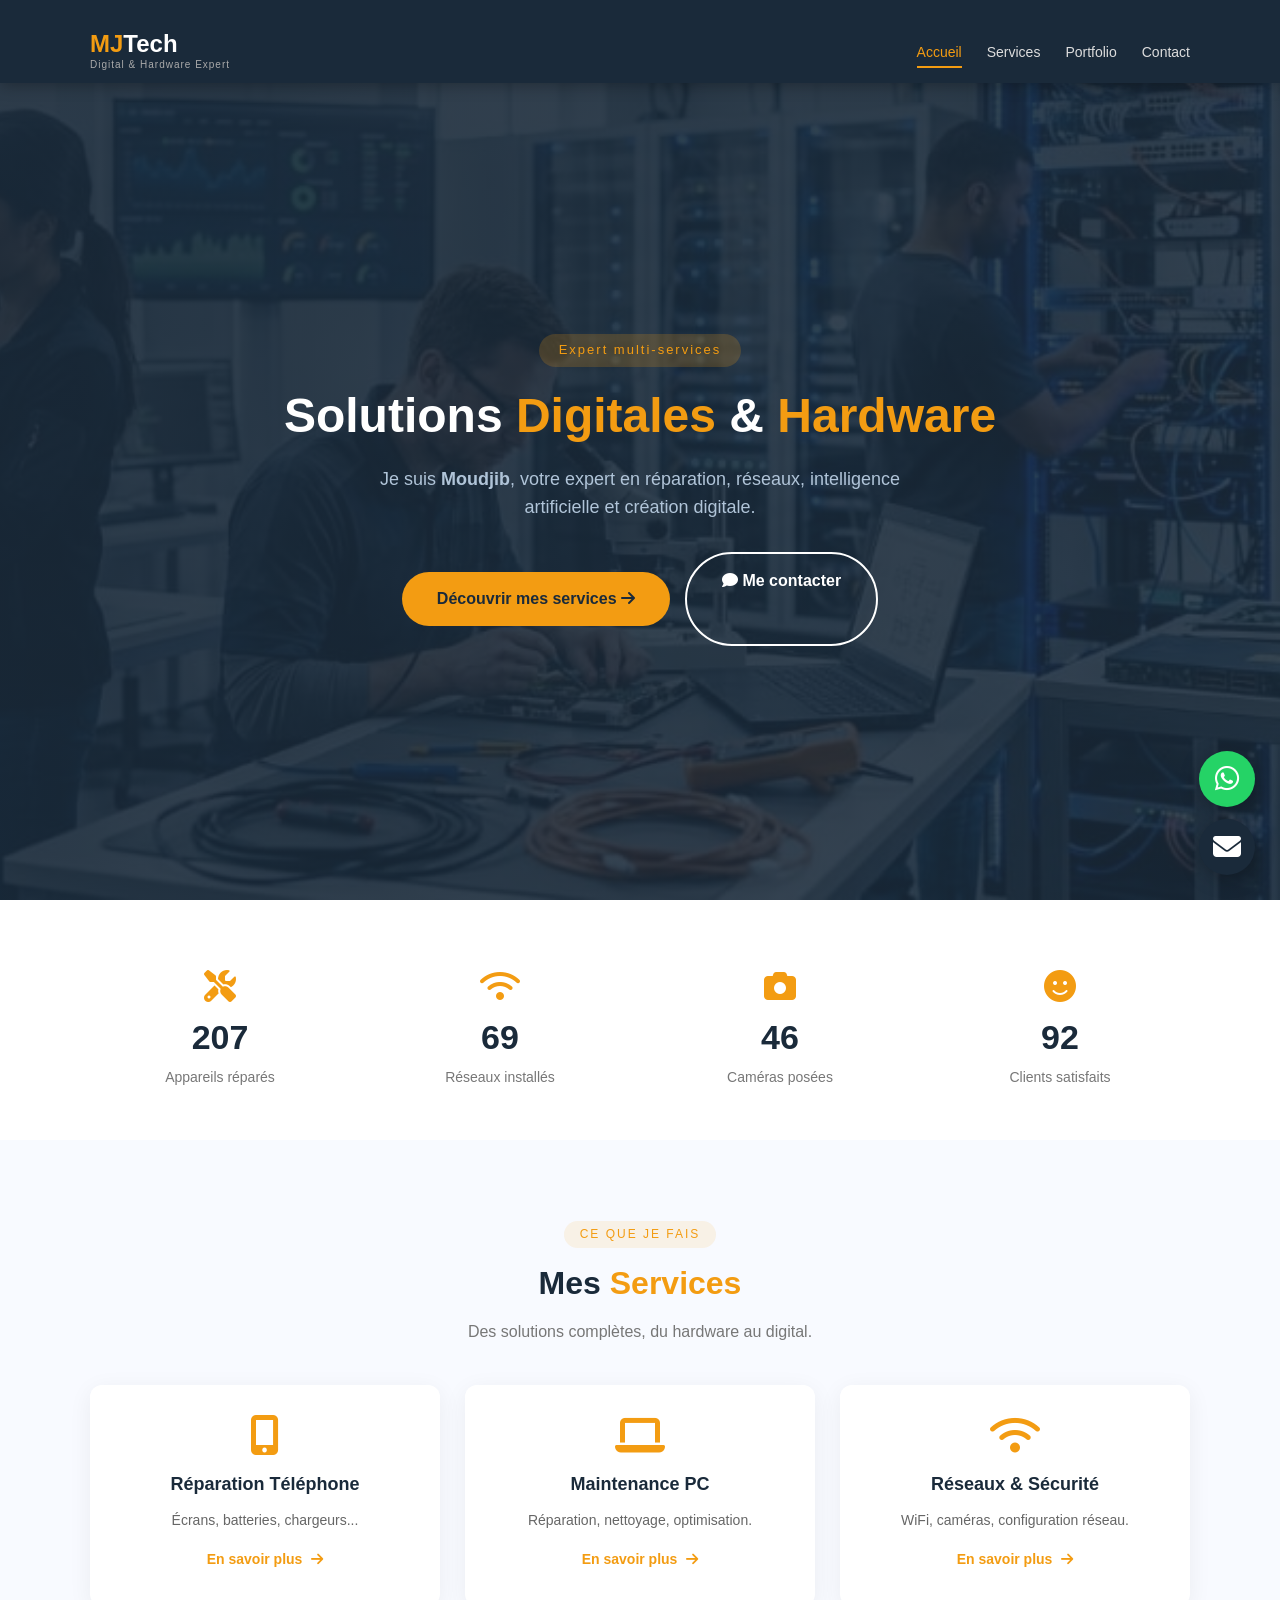
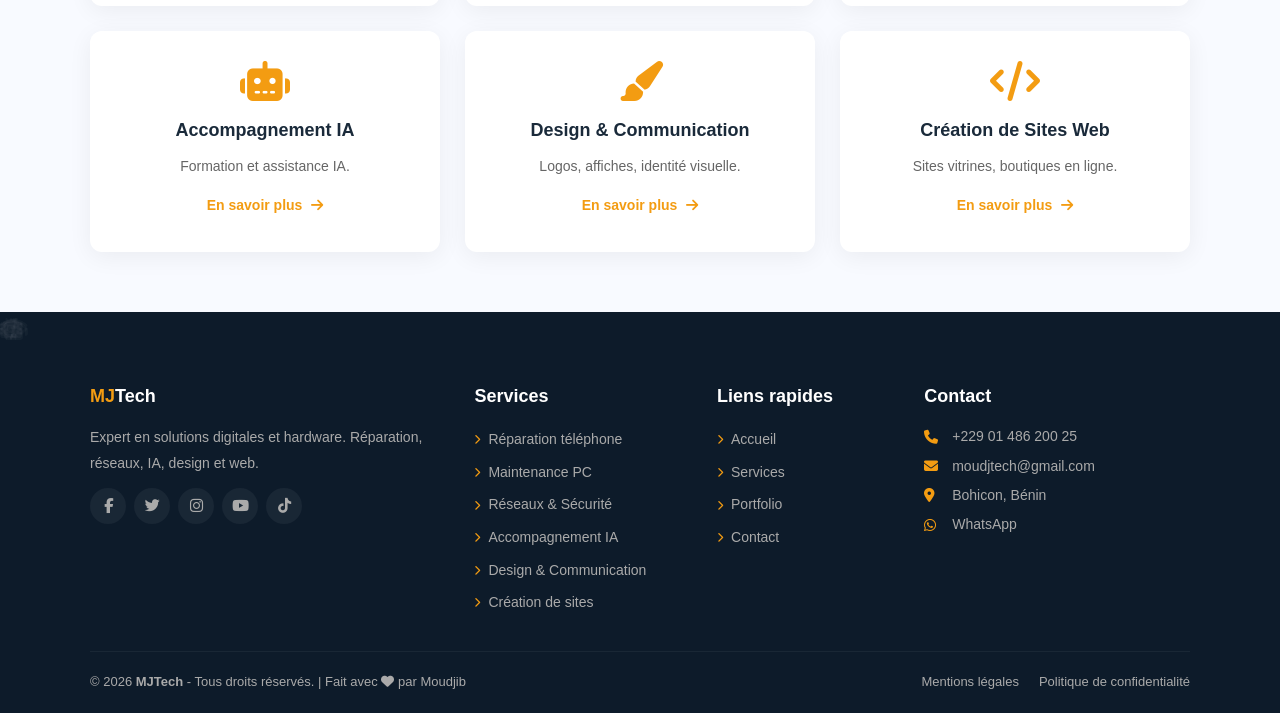
<file: index.html>
<!DOCTYPE html>
<html lang="fr">
<head>
    <meta charset="UTF-8" />
    <meta name="viewport" content="width=device-width, initial-scale=1.0" />
    <title>MJTech - Accueil</title>
    <link rel="stylesheet" href="style.css" />
    <link rel="stylesheet" href="https://cdnjs.cloudflare.com/ajax/libs/font-awesome/6.5.0/css/all.min.css" />
    <link href="https://unpkg.com/aos@2.3.1/dist/aos.css" rel="stylesheet" />
</head>
<body>

<!-- ===== HEADER FIXE CORRIGÉ ===== -->
<header class="navbar">
    <div class="container nav-container">
        <div class="logo">
            <h1><span class="highlight">MJ</span>Tech</h1>
            <span class="tagline">Digital &amp; Hardware Expert</span>
        </div>
        <nav>
            <ul class="nav-menu">
                <li><a href="index.html" class="active">Accueil</a></li>
                <li><a href="services.html">Services</a></li>
                <li><a href="portfolio.html">Portfolio</a></li>
                <li><a href="contact.html">Contact</a></li>
            </ul>
        </nav>
        <div class="hamburger">
            <span></span><span></span><span></span>
        </div>
    </div>
</header>

<!-- ===== SECTION HERO ===== -->
<section class="hero-header">
    <div class="container">
        <div class="hero-content" data-aos="fade-up" data-aos-duration="1500">
            <span class="hero-badge">Expert multi-services</span>
            <h1>Solutions <span class="highlight">Digitales</span> &amp; <span class="highlight">Hardware</span></h1>
            <p>
                Je suis <strong>Moudjib</strong>, votre expert en réparation, réseaux, 
                intelligence artificielle et création digitale.
            </p>
            <div class="hero-buttons">
                <a href="services.html" class="btn-primary">Découvrir mes services <i class="fas fa-arrow-right"></i></a>
                <a href="contact.html" class="btn-secondary"><i class="fas fa-comment"></i> Me contacter</a>
            </div>
        </div>
    </div>
</section>

<!-- ===== STATISTIQUES ===== -->
<section class="stats" data-aos="fade-up">
    <div class="container stats-grid">
        <div class="stat-item">
            <i class="fas fa-tools"></i>
            <span class="stat-number" data-count="500">0</span>
            <span class="stat-label">Appareils réparés</span>
        </div>
        <div class="stat-item">
            <i class="fas fa-wifi"></i>
            <span class="stat-number" data-count="150">0</span>
            <span class="stat-label">Réseaux installés</span>
        </div>
        <div class="stat-item">
            <i class="fas fa-camera"></i>
            <span class="stat-number" data-count="80">0</span>
            <span class="stat-label">Caméras posées</span>
        </div>
        <div class="stat-item">
            <i class="fas fa-smile"></i>
            <span class="stat-number" data-count="200">0</span>
            <span class="stat-label">Clients satisfaits</span>
        </div>
    </div>
</section>

<!-- ===== SERVICES PREVIEW ===== -->
<section class="services-preview" data-aos="fade-up">
    <div class="container">
        <div class="section-header">
            <span class="section-tag">Ce que je fais</span>
            <h2>Mes <span class="highlight">Services</span></h2>
            <p>Des solutions complètes, du hardware au digital.</p>
        </div>
        <div class="services-grid">
            <div class="service-card" data-aos="zoom-in" data-aos-delay="100">
                <div class="service-icon"><i class="fas fa-mobile-alt"></i></div>
                <h3>Réparation Téléphone</h3>
                <p>Écrans, batteries, chargeurs...</p>
                <a href="services.html#phone" class="service-link">En savoir plus <i class="fas fa-arrow-right"></i></a>
            </div>
            <div class="service-card" data-aos="zoom-in" data-aos-delay="200">
                <div class="service-icon"><i class="fas fa-laptop"></i></div>
                <h3>Maintenance PC</h3>
                <p>Réparation, nettoyage, optimisation.</p>
                <a href="services.html#pc" class="service-link">En savoir plus <i class="fas fa-arrow-right"></i></a>
            </div>
            <div class="service-card" data-aos="zoom-in" data-aos-delay="300">
                <div class="service-icon"><i class="fas fa-wifi"></i></div>
                <h3>Réseaux &amp; Sécurité</h3>
                <p>WiFi, caméras, configuration réseau.</p>
                <a href="services.html#network" class="service-link">En savoir plus <i class="fas fa-arrow-right"></i></a>
            </div>
            <div class="service-card" data-aos="zoom-in" data-aos-delay="400">
                <div class="service-icon"><i class="fas fa-robot"></i></div>
                <h3>Accompagnement IA</h3>
                <p>Formation et assistance IA.</p>
                <a href="services.html#ia" class="service-link">En savoir plus <i class="fas fa-arrow-right"></i></a>
            </div>
            <div class="service-card" data-aos="zoom-in" data-aos-delay="500">
                <div class="service-icon"><i class="fas fa-paint-brush"></i></div>
                <h3>Design &amp; Communication</h3>
                <p>Logos, affiches, identité visuelle.</p>
                <a href="services.html#design" class="service-link">En savoir plus <i class="fas fa-arrow-right"></i></a>
            </div>
            <div class="service-card" data-aos="zoom-in" data-aos-delay="600">
                <div class="service-icon"><i class="fas fa-code"></i></div>
                <h3>Création de Sites Web</h3>
                <p>Sites vitrines, boutiques en ligne.</p>
                <a href="services.html#web" class="service-link">En savoir plus <i class="fas fa-arrow-right"></i></a>
            </div>
        </div>
    </div>
</section>

<!-- ===== FOOTER CORRIGÉ (sans débordement) ===== -->
<footer class="footer-dingue">
    <div class="container">
        <div class="footer-grid">
            <!-- Col 1 : Brand -->
            <div class="footer-col">
                <h3><span class="highlight">MJ</span>Tech</h3>
                <p>Expert en solutions digitales et hardware. Réparation, réseaux, IA, design et web.</p>
                <div class="footer-social">
                    <a href="#"><i class="fab fa-facebook-f"></i></a>
                    <a href="#"><i class="fab fa-twitter"></i></a>
                    <a href="#"><i class="fab fa-instagram"></i></a>
                    <a href="#"><i class="fab fa-youtube"></i></a>
                    <a href="#"><i class="fab fa-tiktok"></i></a>
                </div>
            </div>

            <!-- Col 2 : Services -->
            <div class="footer-col">
                <h4>Services</h4>
                <ul>
                    <li><a href="services.html#phone"><i class="fas fa-chevron-right"></i> Réparation téléphone</a></li>
                    <li><a href="services.html#pc"><i class="fas fa-chevron-right"></i> Maintenance PC</a></li>
                    <li><a href="services.html#network"><i class="fas fa-chevron-right"></i> Réseaux &amp; Sécurité</a></li>
                    <li><a href="services.html#ia"><i class="fas fa-chevron-right"></i> Accompagnement IA</a></li>
                    <li><a href="services.html#design"><i class="fas fa-chevron-right"></i> Design &amp; Communication</a></li>
                    <li><a href="services.html#web"><i class="fas fa-chevron-right"></i> Création de sites</a></li>
                </ul>
            </div>

            <!-- Col 3 : Liens -->
            <div class="footer-col">
                <h4>Liens rapides</h4>
                <ul>
                    <li><a href="index.html"><i class="fas fa-chevron-right"></i> Accueil</a></li>
                    <li><a href="services.html"><i class="fas fa-chevron-right"></i> Services</a></li>
                    <li><a href="portfolio.html"><i class="fas fa-chevron-right"></i> Portfolio</a></li>
                    <li><a href="contact.html"><i class="fas fa-chevron-right"></i> Contact</a></li>
                </ul>
            </div>

            <!-- Col 4 : Contact -->
            <div class="footer-col">
                <h4>Contact</h4>
                <ul class="footer-contact">
                    <li><i class="fas fa-phone"></i> <a href="tel:+2290148620025">+229 01 486 200 25</a></li>
                    <li><i class="fas fa-envelope"></i> <a href="mailto:moudjtech@gmail.com">moudjtech@gmail.com</a></li>
                    <li><i class="fas fa-map-marker-alt"></i> Bohicon, Bénin</li>
                    <li><i class="fab fa-whatsapp"></i> <a href="https://wa.me/+2290148620025">WhatsApp</a></li>
                </ul>
            </div>
        </div>

        <div class="footer-bottom">
            <p>&copy; 2026 <strong>MJTech</strong> - Tous droits réservés. | Fait avec <i class="fas fa-heart"></i> par Moudjib</p>
            <div class="footer-legal">
                <a href="legal.html">Mentions légales</a>
                <a href="privacy.html">Politique de confidentialité</a>
            </div>
        </div>
    </div>

    <!-- Animations footer -->
    <div class="footer-animations">
        <span class="float-icon" style="--i:1"><i class="fas fa-microchip"></i></span>
        <span class="float-icon" style="--i:2"><i class="fas fa-wifi"></i></span>
        <span class="float-icon" style="--i:3"><i class="fas fa-robot"></i></span>
        <span class="float-icon" style="--i:4"><i class="fas fa-code"></i></span>
        <span class="float-icon" style="--i:5"><i class="fas fa-camera"></i></span>
    </div>
</footer>

<!-- ===== BOUTONS FLOTTANTS ===== -->
<div class="floating-buttons">
    <a href="https://wa.me/+2290148620025?text=Bonjour%20MJTech" target="_blank" class="float-whatsapp"><i class="fab fa-whatsapp"></i></a>
    <a href="mailto:moudjtech@gmail.com" class="float-email"><i class="fas fa-envelope"></i></a>
</div>

<script src="https://unpkg.com/aos@2.3.1/dist/aos.js"></script>
<script src="script.js"></script>
</body>
</html>
</file>
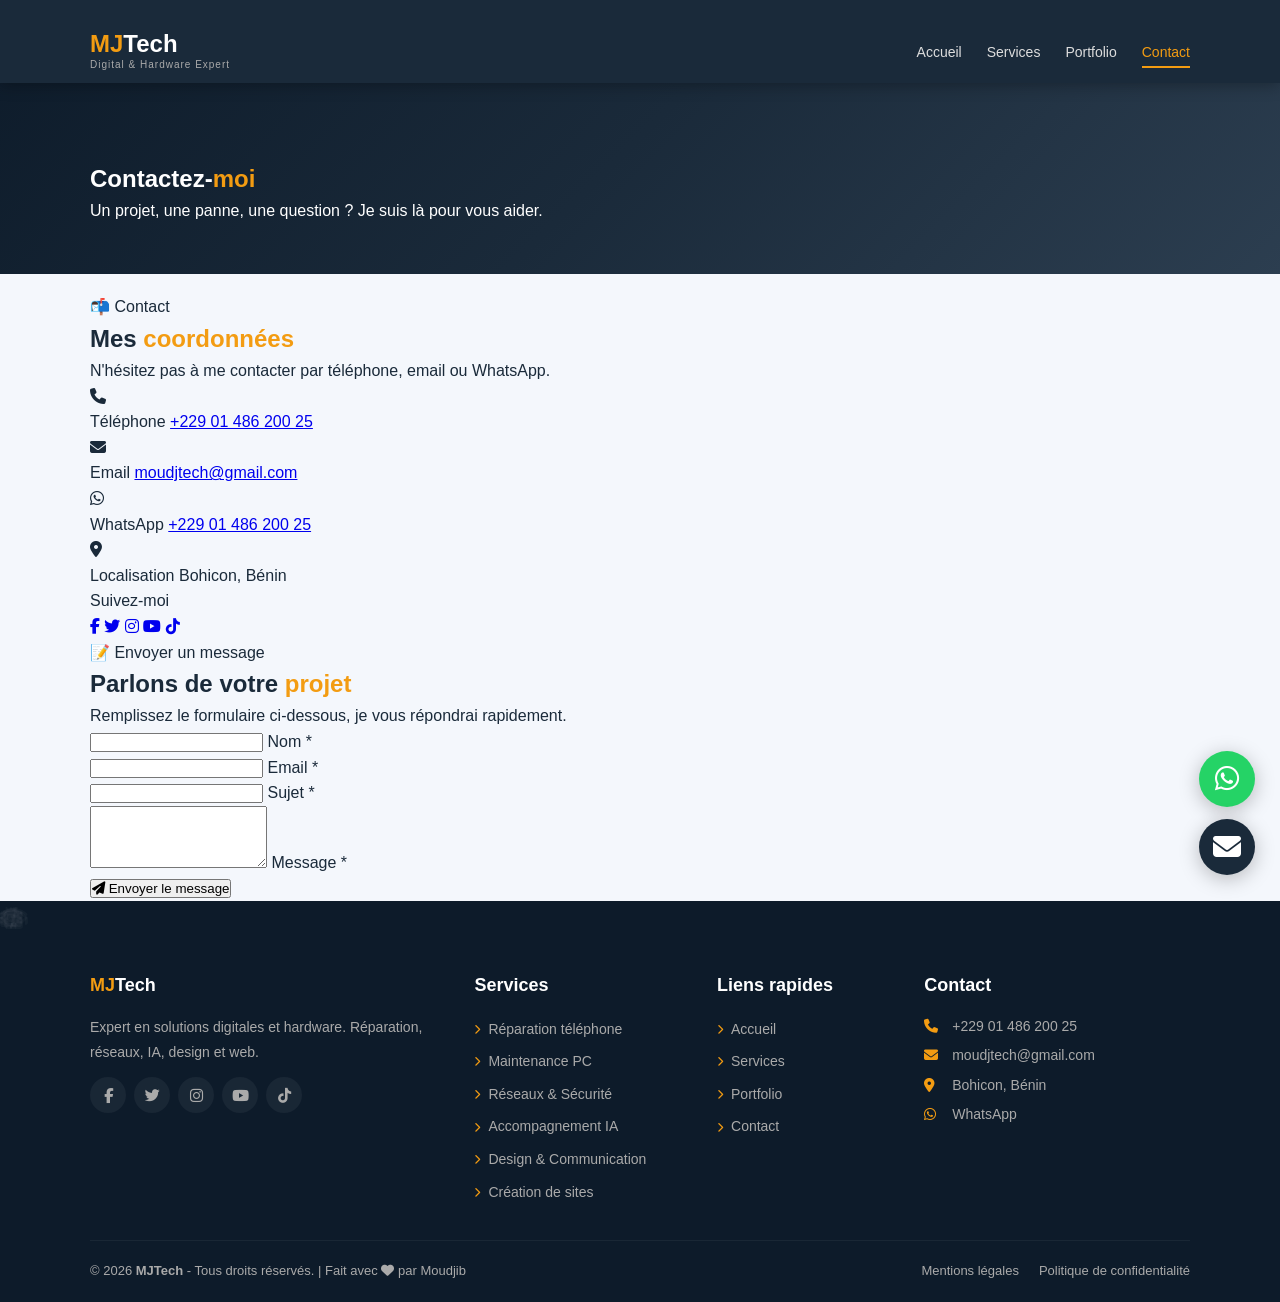
<file: contact.html>
<!DOCTYPE html>
<html lang="fr">
<head>
    <meta charset="UTF-8" />
    <meta name="viewport" content="width=device-width, initial-scale=1.0" />
    <title>MJTech - Contact</title>
    <link rel="stylesheet" href="style.css" />
    <link rel="stylesheet" href="https://cdnjs.cloudflare.com/ajax/libs/font-awesome/6.5.0/css/all.min.css" />
    <link href="https://unpkg.com/aos@2.3.1/dist/aos.css" rel="stylesheet" />
</head>
<body>

<!-- ===== HEADER ===== -->
<header class="navbar">
    <div class="container nav-container">
        <div class="logo">
            <h1><span class="highlight">MJ</span>Tech</h1>
            <span class="tagline">Digital &amp; Hardware Expert</span>
        </div>
        <nav>
            <ul class="nav-menu">
                <li><a href="index.html">Accueil</a></li>
                <li><a href="services.html">Services</a></li>
                <li><a href="portfolio.html">Portfolio</a></li>
                <li><a href="contact.html" class="active">Contact</a></li>
            </ul>
        </nav>
        <div class="hamburger">
            <span></span><span></span><span></span>
        </div>
    </div>
</header>

<!-- ===== PAGE CONTACT ===== -->
<section class="page-header" style="background: linear-gradient(135deg, #0d1b2a 0%, #1a2a3a 50%, #2c3e50 100%); padding: 140px 0 50px;">
    <div class="container" data-aos="fade-up">
        <h1 style="color: #ffffff;">Contactez-<span class="highlight">moi</span></h1>
        <p style="color: #ffffff;">Un projet, une panne, une question ? Je suis là pour vous aider.</p>
    </div>
</section>

<!-- ===== SECTION CONTACT ===== -->
<section class="contact-modern">
    <div class="container">
        <div class="contact-wrapper">

            <!-- ===== PARTIE GAUCHE : INFOS ===== -->
            <div class="contact-info-modern" data-aos="fade-right">
                <div class="info-header">
                    <span class="info-badge">📬 Contact</span>
                    <h2>Mes <span class="highlight">coordonnées</span></h2>
                    <p>N'hésitez pas à me contacter par téléphone, email ou WhatsApp.</p>
                </div>

                <div class="info-items">
                    <div class="info-item">
                        <div class="info-icon phone"><i class="fas fa-phone"></i></div>
                        <div class="info-text">
                            <span class="info-label">Téléphone</span>
                            <a href="tel:+2290148620025">+229 01 486 200 25</a>
                        </div>
                    </div>

                    <div class="info-item">
                        <div class="info-icon email"><i class="fas fa-envelope"></i></div>
                        <div class="info-text">
                            <span class="info-label">Email</span>
                            <a href="mailto:moudjtech@gmail.com">moudjtech@gmail.com</a>
                        </div>
                    </div>

                    <div class="info-item">
                        <div class="info-icon whatsapp"><i class="fab fa-whatsapp"></i></div>
                        <div class="info-text">
                            <span class="info-label">WhatsApp</span>
                            <a href="https://wa.me/2290148620025">+229 01 486 200 25</a>
                        </div>
                    </div>

                    <div class="info-item">
                        <div class="info-icon location"><i class="fas fa-map-marker-alt"></i></div>
                        <div class="info-text">
                            <span class="info-label">Localisation</span>
                            <span>Bohicon, Bénin</span>
                        </div>
                    </div>
                </div>

                <div class="info-social-modern">
                    <span>Suivez-moi</span>
                    <div class="social-links">
                        <a href="#" class="social-link fb"><i class="fab fa-facebook-f"></i></a>
                        <a href="#" class="social-link tw"><i class="fab fa-twitter"></i></a>
                        <a href="#" class="social-link ig"><i class="fab fa-instagram"></i></a>
                        <a href="#" class="social-link yt"><i class="fab fa-youtube"></i></a>
                        <a href="#" class="social-link tt"><i class="fab fa-tiktok"></i></a>
                    </div>
                </div>
            </div>

            <!-- ===== PARTIE DROITE : FORMULAIRE ===== -->
            <div class="contact-form-modern" data-aos="fade-left">
                <div class="form-header">
                    <span class="form-badge">📝 Envoyer un message</span>
                    <h2>Parlons de votre <span class="highlight">projet</span></h2>
                    <p>Remplissez le formulaire ci-dessous, je vous répondrai rapidement.</p>
                </div>

                <form id="contactForm" class="modern-form">
                    <div class="form-row">
                        <div class="form-group-modern">
                            <input type="text" id="name" name="name" required />
                            <label for="name">Nom <span class="required">*</span></label>
                            <span class="focus-border"></span>
                        </div>
                        <div class="form-group-modern">
                            <input type="email" id="email" name="email" required />
                            <label for="email">Email <span class="required">*</span></label>
                            <span class="focus-border"></span>
                        </div>
                    </div>

                    <div class="form-group-modern">
                        <input type="text" id="subject" name="subject" required />
                        <label for="subject">Sujet <span class="required">*</span></label>
                        <span class="focus-border"></span>
                    </div>

                    <div class="form-group-modern">
                        <textarea id="message" name="message" rows="4" required></textarea>
                        <label for="message">Message <span class="required">*</span></label>
                        <span class="focus-border"></span>
                    </div>

                    <button type="submit" class="btn-submit" id="submitBtn">
                        <i class="fas fa-paper-plane"></i> Envoyer le message
                    </button>
                </form>

                <div id="formStatus" style="display:none; margin-top:15px; padding:12px 18px; border-radius:10px; font-weight:600; text-align:center;"></div>
            </div>

        </div>
    </div>
</section>

<!-- ===== FOOTER CORRIGÉ (sans débordement) ===== -->
<footer class="footer-dingue">
    <div class="container">
        <div class="footer-grid">
            <!-- Col 1 : Brand -->
            <div class="footer-col">
                <h3><span class="highlight">MJ</span>Tech</h3>
                <p>Expert en solutions digitales et hardware. Réparation, réseaux, IA, design et web.</p>
                <div class="footer-social">
                    <a href="#"><i class="fab fa-facebook-f"></i></a>
                    <a href="#"><i class="fab fa-twitter"></i></a>
                    <a href="#"><i class="fab fa-instagram"></i></a>
                    <a href="#"><i class="fab fa-youtube"></i></a>
                    <a href="#"><i class="fab fa-tiktok"></i></a>
                </div>
            </div>

            <!-- Col 2 : Services -->
            <div class="footer-col">
                <h4>Services</h4>
                <ul>
                    <li><a href="services.html#phone"><i class="fas fa-chevron-right"></i> Réparation téléphone</a></li>
                    <li><a href="services.html#pc"><i class="fas fa-chevron-right"></i> Maintenance PC</a></li>
                    <li><a href="services.html#network"><i class="fas fa-chevron-right"></i> Réseaux &amp; Sécurité</a></li>
                    <li><a href="services.html#ia"><i class="fas fa-chevron-right"></i> Accompagnement IA</a></li>
                    <li><a href="services.html#design"><i class="fas fa-chevron-right"></i> Design &amp; Communication</a></li>
                    <li><a href="services.html#web"><i class="fas fa-chevron-right"></i> Création de sites</a></li>
                </ul>
            </div>

            <!-- Col 3 : Liens -->
            <div class="footer-col">
                <h4>Liens rapides</h4>
                <ul>
                    <li><a href="index.html"><i class="fas fa-chevron-right"></i> Accueil</a></li>
                    <li><a href="services.html"><i class="fas fa-chevron-right"></i> Services</a></li>
                    <li><a href="portfolio.html"><i class="fas fa-chevron-right"></i> Portfolio</a></li>
                    <li><a href="contact.html"><i class="fas fa-chevron-right"></i> Contact</a></li>
                </ul>
            </div>

            <!-- Col 4 : Contact -->
            <div class="footer-col">
                <h4>Contact</h4>
                <ul class="footer-contact">
                    <li><i class="fas fa-phone"></i> <a href="tel:+2290148620025">+229 01 486 200 25</a></li>
                    <li><i class="fas fa-envelope"></i> <a href="mailto:moudjtech@gmail.com">moudjtech@gmail.com</a></li>
                    <li><i class="fas fa-map-marker-alt"></i> Bohicon, Bénin</li>
                    <li><i class="fab fa-whatsapp"></i> <a href="https://wa.me/+2290148620025">WhatsApp</a></li>
                </ul>
            </div>
        </div>

        <div class="footer-bottom">
            <p>&copy; 2026 <strong>MJTech</strong> - Tous droits réservés. | Fait avec <i class="fas fa-heart"></i> par Moudjib</p>
            <div class="footer-legal">
                <a href="legal.html">Mentions légales</a>
                <a href="privacy.html">Politique de confidentialité</a>
            </div>
        </div>
    </div>

    <!-- Animations footer -->
    <div class="footer-animations">
        <span class="float-icon" style="--i:1"><i class="fas fa-microchip"></i></span>
        <span class="float-icon" style="--i:2"><i class="fas fa-wifi"></i></span>
        <span class="float-icon" style="--i:3"><i class="fas fa-robot"></i></span>
        <span class="float-icon" style="--i:4"><i class="fas fa-code"></i></span>
        <span class="float-icon" style="--i:5"><i class="fas fa-camera"></i></span>
    </div>
</footer>

<!-- ===== BOUTONS FLOTTANTS ===== -->
<div class="floating-buttons">
    <a href="https://wa.me/+2290148620025?text=Bonjour%20MJTech" target="_blank" class="float-whatsapp"><i class="fab fa-whatsapp"></i></a>
    <a href="mailto:moudjtech@gmail.com" class="float-email"><i class="fas fa-envelope"></i></a>
</div>

<script src="https://unpkg.com/aos@2.3.1/dist/aos.js"></script>
<script src="script.js"></script>
</body>
</html>

<script>
// ===== INITIALISATION AOS =====
AOS.init({
    duration: 800,
    once: true,
    offset: 100
});

// ===== HAMBURGER MENU =====
document.querySelector('.hamburger')?.addEventListener('click', function() {
    document.querySelector('.nav-menu').classList.toggle('active');
});

document.querySelectorAll('.nav-menu a').forEach(link => {
    link.addEventListener('click', function() {
        document.querySelector('.nav-menu').classList.remove('active');
    });
});

// ================================================================
// ===== EMAILJS - ENVOI DU FORMULAIRE =====
// ================================================================

// ✅ TES IDENTIFIANTS EMAILJS
const EMAILJS_USER_ID = "KxKpJQQNdbL6hv0KB";      // Ta Public Key
const EMAILJS_SERVICE_ID = "service_gybasr8";     // Ton Service ID
const EMAILJS_TEMPLATE_ID = "template_6035g7n";   // Ton Template ID

// Initialisation d'EmailJS
emailjs.init(EMAILJS_USER_ID);

const form = document.getElementById('contactForm');
const statusDiv = document.getElementById('formStatus');

form.addEventListener('submit', function(e) {
    e.preventDefault();

    // Désactiver le bouton pendant l'envoi
    const submitBtn = document.getElementById('submitBtn');
    submitBtn.disabled = true;
    submitBtn.innerHTML = '<i class="fas fa-spinner fa-spin"></i> Envoi en cours...';

    // Récupérer les valeurs du formulaire
    const params = {
        name: document.getElementById('name').value,
        email: document.getElementById('email').value,
        subject: document.getElementById('subject').value,
        message: document.getElementById('message').value,
        to_email: "moudjib@mjtech.com" // Ton email pour recevoir
    };

    // Envoyer via EmailJS
    emailjs.send(EMAILJS_SERVICE_ID, EMAILJS_TEMPLATE_ID, params)
        .then(function(response) {
            statusDiv.style.display = 'block';
            statusDiv.style.background = '#d4edda';
            statusDiv.style.color = '#155724';
            statusDiv.style.border = '1px solid #c3e6cb';
            statusDiv.innerHTML = '✅ Message envoyé avec succès ! Je vous répondrai dans les plus brefs délais.';
            form.reset();
        })
        .catch(function(error) {
            console.error('Erreur EmailJS:', error);
            statusDiv.style.display = 'block';
            statusDiv.style.background = '#f8d7da';
            statusDiv.style.color = '#721c24';
            statusDiv.style.border = '1px solid #f5c6cb';
            statusDiv.innerHTML = '❌ Une erreur est survenue. Veuillez réessayer ou me contacter directement par WhatsApp.';
        })
        .finally(function() {
            // Réactiver le bouton
            submitBtn.disabled = false;
            submitBtn.innerHTML = '<i class="fas fa-paper-plane"></i> Envoyer le message';
        });
});

// ===== STATS COUNTER =====
const stats = document.querySelectorAll('.stat-number');
let animated = false;

function animateStats() {
    if (animated) return;
    const trigger = document.querySelector('.stats');
    if (!trigger) return;
    const rect = trigger.getBoundingClientRect();
    if (rect.top < window.innerHeight - 100) {
        animated = true;
        stats.forEach(stat => {
            const target = parseInt(stat.getAttribute('data-count'));
            let current = 0;
            const increment = Math.ceil(target / 60);
            const timer = setInterval(() => {
                current += increment;
                if (current >= target) {
                    current = target;
                    clearInterval(timer);
                }
                stat.textContent = current;
            }, 25);
        });
    }
}

window.addEventListener('scroll', animateStats);
window.addEventListener('load', animateStats);

// ===== PORTFOLIO FILTERS =====
const filterBtns = document.querySelectorAll('.filter-btn');
const portfolioCards = document.querySelectorAll('.portfolio-card');
const noResults = document.querySelector('.no-results');

filterBtns.forEach(btn => {
    btn.addEventListener('click', function() {
        filterBtns.forEach(b => b.classList.remove('active'));
        this.classList.add('active');
        const filter = this.getAttribute('data-filter');
        let visibleCount = 0;

        portfolioCards.forEach(card => {
            const category = card.getAttribute('data-category');
            if (filter === 'all' || category === filter) {
                card.style.display = 'block';
                visibleCount++;
                card.style.animation = 'fadeIn 0.5s ease forwards';
            } else {
                card.style.display = 'none';
            }
        });

        if (noResults) {
            noResults.style.display = visibleCount === 0 ? 'block' : 'none';
        }
    });
});

// ===== ANIMATION FADE =====
const styleSheet = document.createElement('style');
styleSheet.textContent = `
    @keyframes fadeIn {
        from { opacity: 0; transform: translateY(20px) scale(0.95); }
        to { opacity: 1; transform: translateY(0) scale(1); }
    }
`;
document.head.appendChild(styleSheet);

// ===== CONSOLE WELCOME =====
console.log('%c MJTech - Solutions Digitales & Hardware ', 'background: #1a2a3a; color: #f39c12; font-size: 20px; padding: 15px; border-radius: 8px;');
console.log('%c 📞 Contactez Moudjib : +221 XX XXX XX | 📧 moudjib@mjtech.com ', 'background: #f4f7fc; color: #1a2a3a; font-size: 14px; padding: 8px;');
</script>

</body>
</html>
</file>
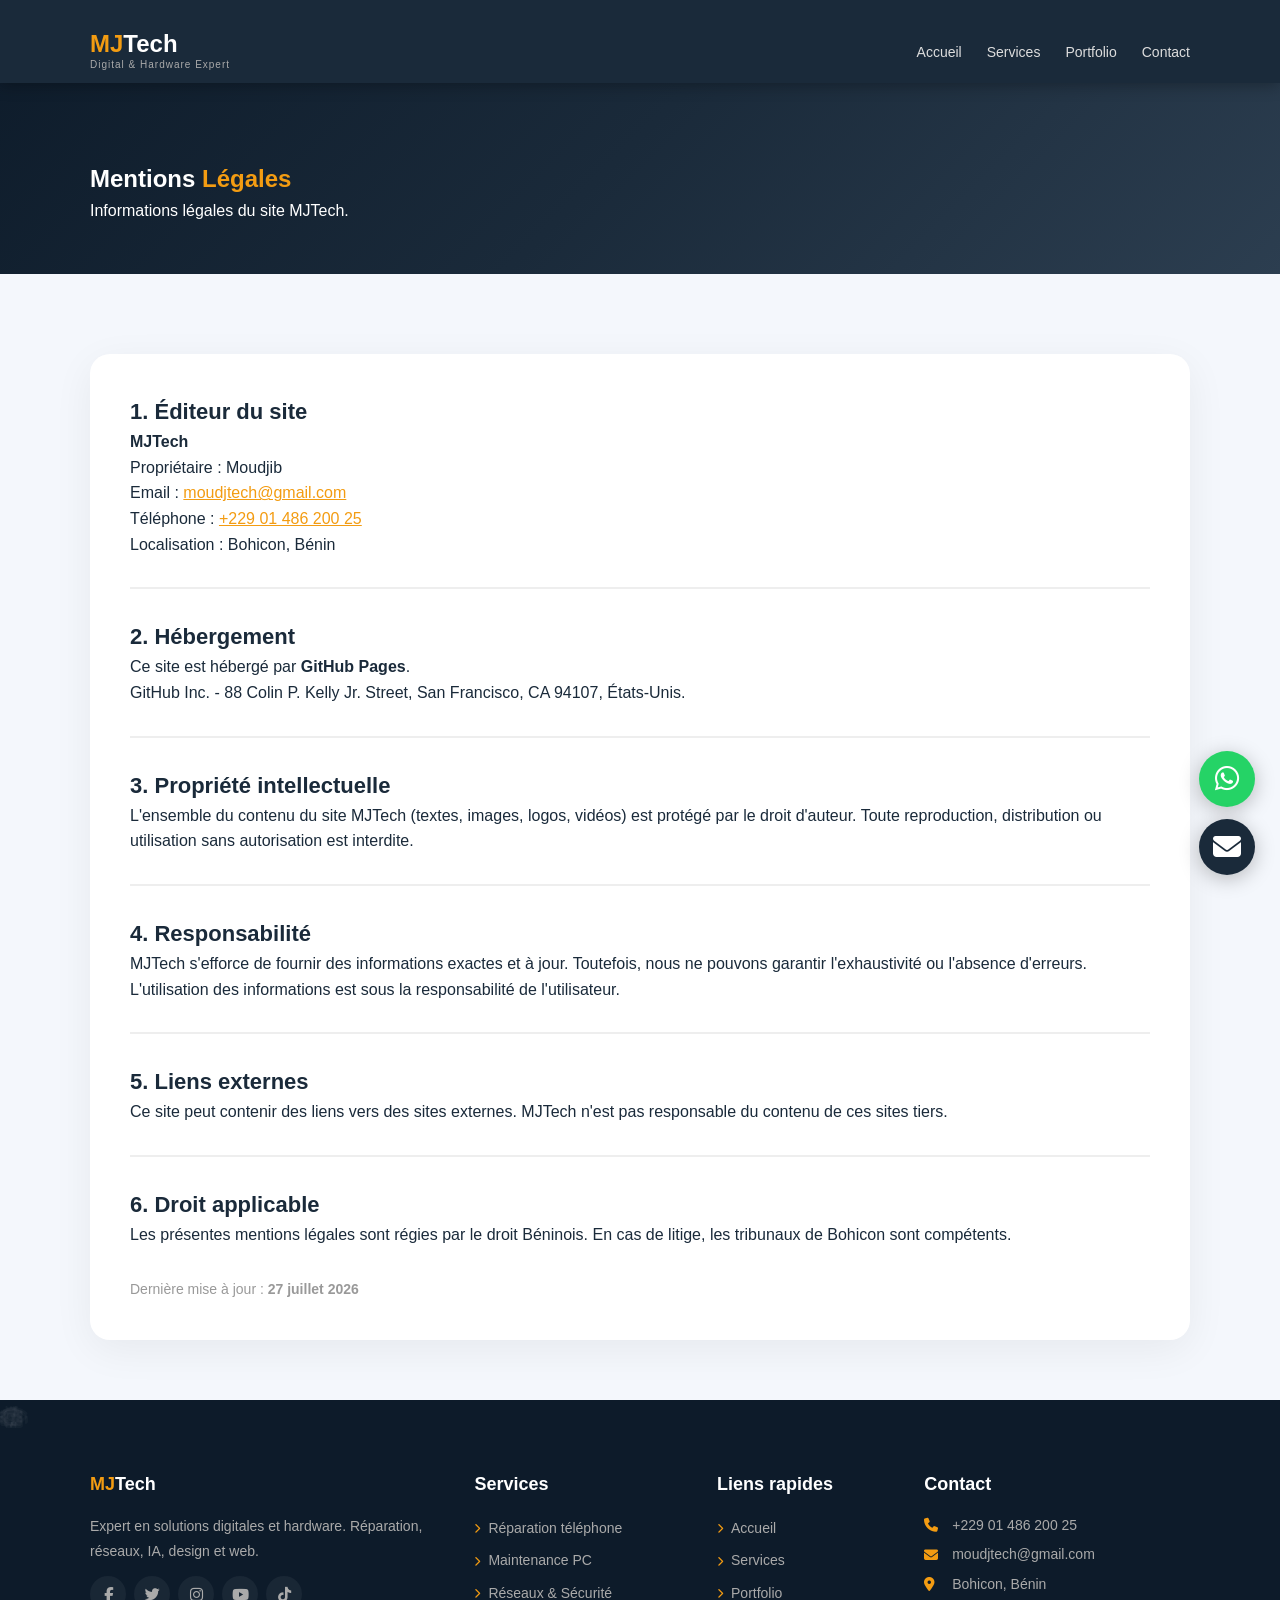
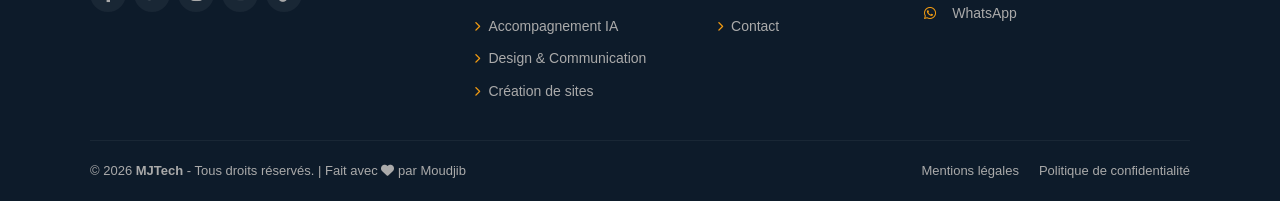
<file: legal.html>
<!DOCTYPE html>
<html lang="fr">
<head>
    <meta charset="UTF-8" />
    <meta name="viewport" content="width=device-width, initial-scale=1.0" />
    <title>MJTech - Mentions légales</title>
    <link rel="stylesheet" href="style.css" />
    <link rel="stylesheet" href="https://cdnjs.cloudflare.com/ajax/libs/font-awesome/6.5.0/css/all.min.css" />
    <link href="https://unpkg.com/aos@2.3.1/dist/aos.css" rel="stylesheet" />
</head>
<body>

<!-- ===== HEADER ===== -->
<header class="navbar">
    <div class="container nav-container">
        <div class="logo">
            <h1><span class="highlight">MJ</span>Tech</h1>
            <span class="tagline">Digital &amp; Hardware Expert</span>
        </div>
        <nav>
            <ul class="nav-menu">
                <li><a href="index.html">Accueil</a></li>
                <li><a href="services.html">Services</a></li>
                <li><a href="portfolio.html">Portfolio</a></li>
                <li><a href="contact.html">Contact</a></li>
            </ul>
        </nav>
        <div class="hamburger">
            <span></span><span></span><span></span>
        </div>
    </div>
</header>

<!-- ===== PAGE ===== -->
<section class="page-header" style="background: linear-gradient(135deg, #0d1b2a 0%, #1a2a3a 50%, #2c3e50 100%); padding: 140px 0 50px;">
    <div class="container" data-aos="fade-up">
        <h1 style="color: #ffffff;">Mentions <span class="highlight">Légales</span></h1>
        <p style="color: #ffffff;">Informations légales du site MJTech.</p>
    </div>
</section>

<section class="legal-content" style="padding: 60px 0; background: #f4f7fc;">
    <div class="container" data-aos="fade-up">
        <div class="legal-card" style="background:#fff; border-radius:20px; padding:40px; box-shadow:0 10px 40px rgba(0,0,0,0.06);">
            
            <h2 style="color:#1a2a3a; font-size:22px; margin-top:0;">1. Éditeur du site</h2>
            <p><strong>MJTech</strong></p>
            <p>Propriétaire : Moudjib</p>
            <p>Email : <a href="mailto:moudjtech@gmail.com" style="color:#f39c12;">moudjtech@gmail.com</a></p>
            <p>Téléphone : <a href="tel:+2290148620025" style="color:#f39c12;">+229 01 486 200 25</a></p>
            <p>Localisation : Bohicon, Bénin</p>

            <hr style="border:1px solid #eee; margin:30px 0;" />

            <h2 style="color:#1a2a3a; font-size:22px;">2. Hébergement</h2>
            <p>Ce site est hébergé par <strong>GitHub Pages</strong>.</p>
            <p>GitHub Inc. - 88 Colin P. Kelly Jr. Street, San Francisco, CA 94107, États-Unis.</p>

            <hr style="border:1px solid #eee; margin:30px 0;" />

            <h2 style="color:#1a2a3a; font-size:22px;">3. Propriété intellectuelle</h2>
            <p>L'ensemble du contenu du site MJTech (textes, images, logos, vidéos) est protégé par le droit d'auteur. Toute reproduction, distribution ou utilisation sans autorisation est interdite.</p>

            <hr style="border:1px solid #eee; margin:30px 0;" />

            <h2 style="color:#1a2a3a; font-size:22px;">4. Responsabilité</h2>
            <p>MJTech s'efforce de fournir des informations exactes et à jour. Toutefois, nous ne pouvons garantir l'exhaustivité ou l'absence d'erreurs. L'utilisation des informations est sous la responsabilité de l'utilisateur.</p>

            <hr style="border:1px solid #eee; margin:30px 0;" />

            <h2 style="color:#1a2a3a; font-size:22px;">5. Liens externes</h2>
            <p>Ce site peut contenir des liens vers des sites externes. MJTech n'est pas responsable du contenu de ces sites tiers.</p>

            <hr style="border:1px solid #eee; margin:30px 0;" />

            <h2 style="color:#1a2a3a; font-size:22px;">6. Droit applicable</h2>
            <p>Les présentes mentions légales sont régies par le droit Béninois. En cas de litige, les tribunaux de Bohicon sont compétents.</p>

            <p style="margin-top:30px; color:#999; font-size:14px;">Dernière mise à jour : <strong>27 juillet 2026</strong></p>

        </div>
    </div>
</section>

<!-- ===== FOOTER CORRIGÉ (sans débordement) ===== -->
<footer class="footer-dingue">
    <div class="container">
        <div class="footer-grid">
            <!-- Col 1 : Brand -->
            <div class="footer-col">
                <h3><span class="highlight">MJ</span>Tech</h3>
                <p>Expert en solutions digitales et hardware. Réparation, réseaux, IA, design et web.</p>
                <div class="footer-social">
                    <a href="#"><i class="fab fa-facebook-f"></i></a>
                    <a href="#"><i class="fab fa-twitter"></i></a>
                    <a href="#"><i class="fab fa-instagram"></i></a>
                    <a href="#"><i class="fab fa-youtube"></i></a>
                    <a href="#"><i class="fab fa-tiktok"></i></a>
                </div>
            </div>

            <!-- Col 2 : Services -->
            <div class="footer-col">
                <h4>Services</h4>
                <ul>
                    <li><a href="services.html#phone"><i class="fas fa-chevron-right"></i> Réparation téléphone</a></li>
                    <li><a href="services.html#pc"><i class="fas fa-chevron-right"></i> Maintenance PC</a></li>
                    <li><a href="services.html#network"><i class="fas fa-chevron-right"></i> Réseaux &amp; Sécurité</a></li>
                    <li><a href="services.html#ia"><i class="fas fa-chevron-right"></i> Accompagnement IA</a></li>
                    <li><a href="services.html#design"><i class="fas fa-chevron-right"></i> Design &amp; Communication</a></li>
                    <li><a href="services.html#web"><i class="fas fa-chevron-right"></i> Création de sites</a></li>
                </ul>
            </div>

            <!-- Col 3 : Liens -->
            <div class="footer-col">
                <h4>Liens rapides</h4>
                <ul>
                    <li><a href="index.html"><i class="fas fa-chevron-right"></i> Accueil</a></li>
                    <li><a href="services.html"><i class="fas fa-chevron-right"></i> Services</a></li>
                    <li><a href="portfolio.html"><i class="fas fa-chevron-right"></i> Portfolio</a></li>
                    <li><a href="contact.html"><i class="fas fa-chevron-right"></i> Contact</a></li>
                </ul>
            </div>

            <!-- Col 4 : Contact -->
            <div class="footer-col">
                <h4>Contact</h4>
                <ul class="footer-contact">
                    <li><i class="fas fa-phone"></i> <a href="tel:+2290148620025">+229 01 486 200 25</a></li>
                    <li><i class="fas fa-envelope"></i> <a href="mailto:moudjtech@gmail.com">moudjtech@gmail.com</a></li>
                    <li><i class="fas fa-map-marker-alt"></i> Bohicon, Bénin</li>
                    <li><i class="fab fa-whatsapp"></i> <a href="https://wa.me/+2290148620025">WhatsApp</a></li>
                </ul>
            </div>
        </div>

        <div class="footer-bottom">
            <p>&copy; 2026 <strong>MJTech</strong> - Tous droits réservés. | Fait avec <i class="fas fa-heart"></i> par Moudjib</p>
            <div class="footer-legal">
                <a href="legal.html">Mentions légales</a>
                <a href="privacy.html">Politique de confidentialité</a>
            </div>
        </div>
    </div>

    <!-- Animations footer -->
    <div class="footer-animations">
        <span class="float-icon" style="--i:1"><i class="fas fa-microchip"></i></span>
        <span class="float-icon" style="--i:2"><i class="fas fa-wifi"></i></span>
        <span class="float-icon" style="--i:3"><i class="fas fa-robot"></i></span>
        <span class="float-icon" style="--i:4"><i class="fas fa-code"></i></span>
        <span class="float-icon" style="--i:5"><i class="fas fa-camera"></i></span>
    </div>
</footer>

<!-- ===== BOUTONS FLOTTANTS ===== -->
<div class="floating-buttons">
    <a href="https://wa.me/+2290148620025?text=Bonjour%20MJTech" target="_blank" class="float-whatsapp"><i class="fab fa-whatsapp"></i></a>
    <a href="mailto:moudjtech@gmail.com" class="float-email"><i class="fas fa-envelope"></i></a>
</div>

<script src="https://unpkg.com/aos@2.3.1/dist/aos.js"></script>
<script src="script.js"></script>
</body>
</html>
</file>
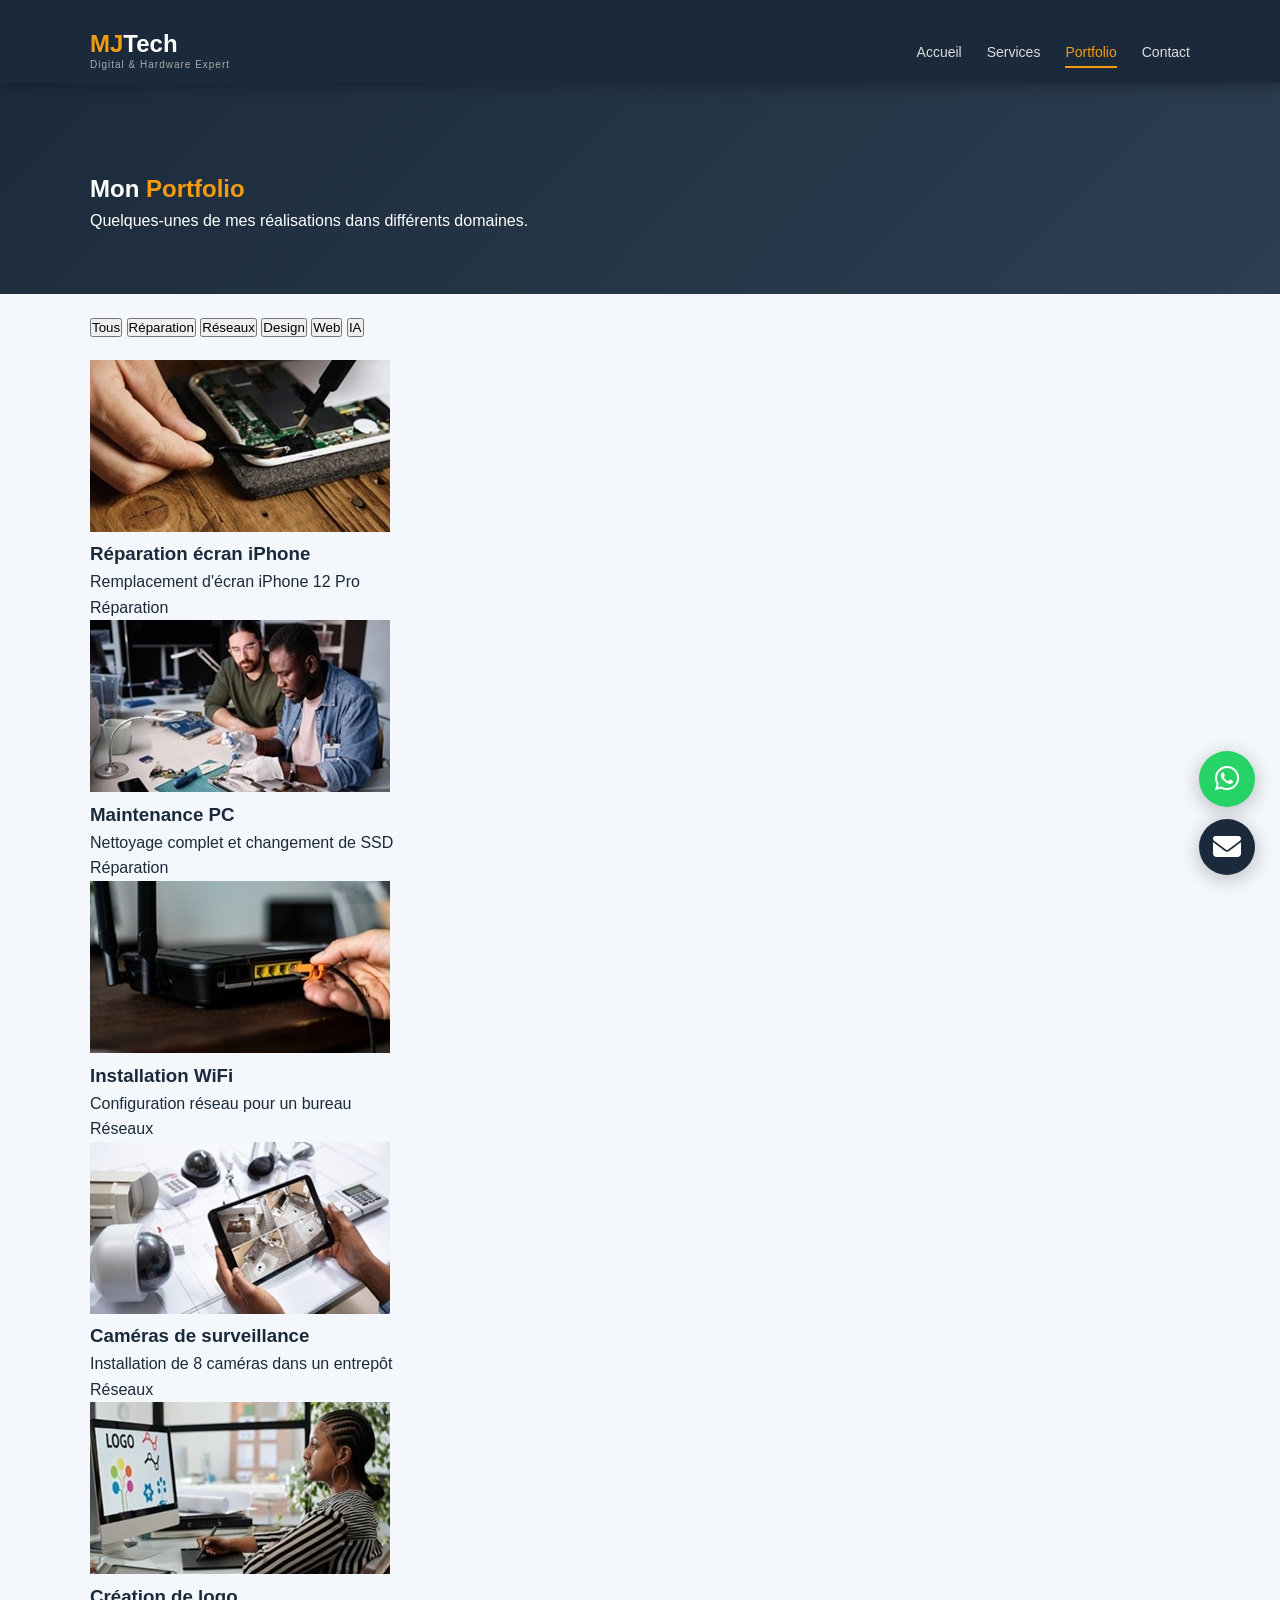
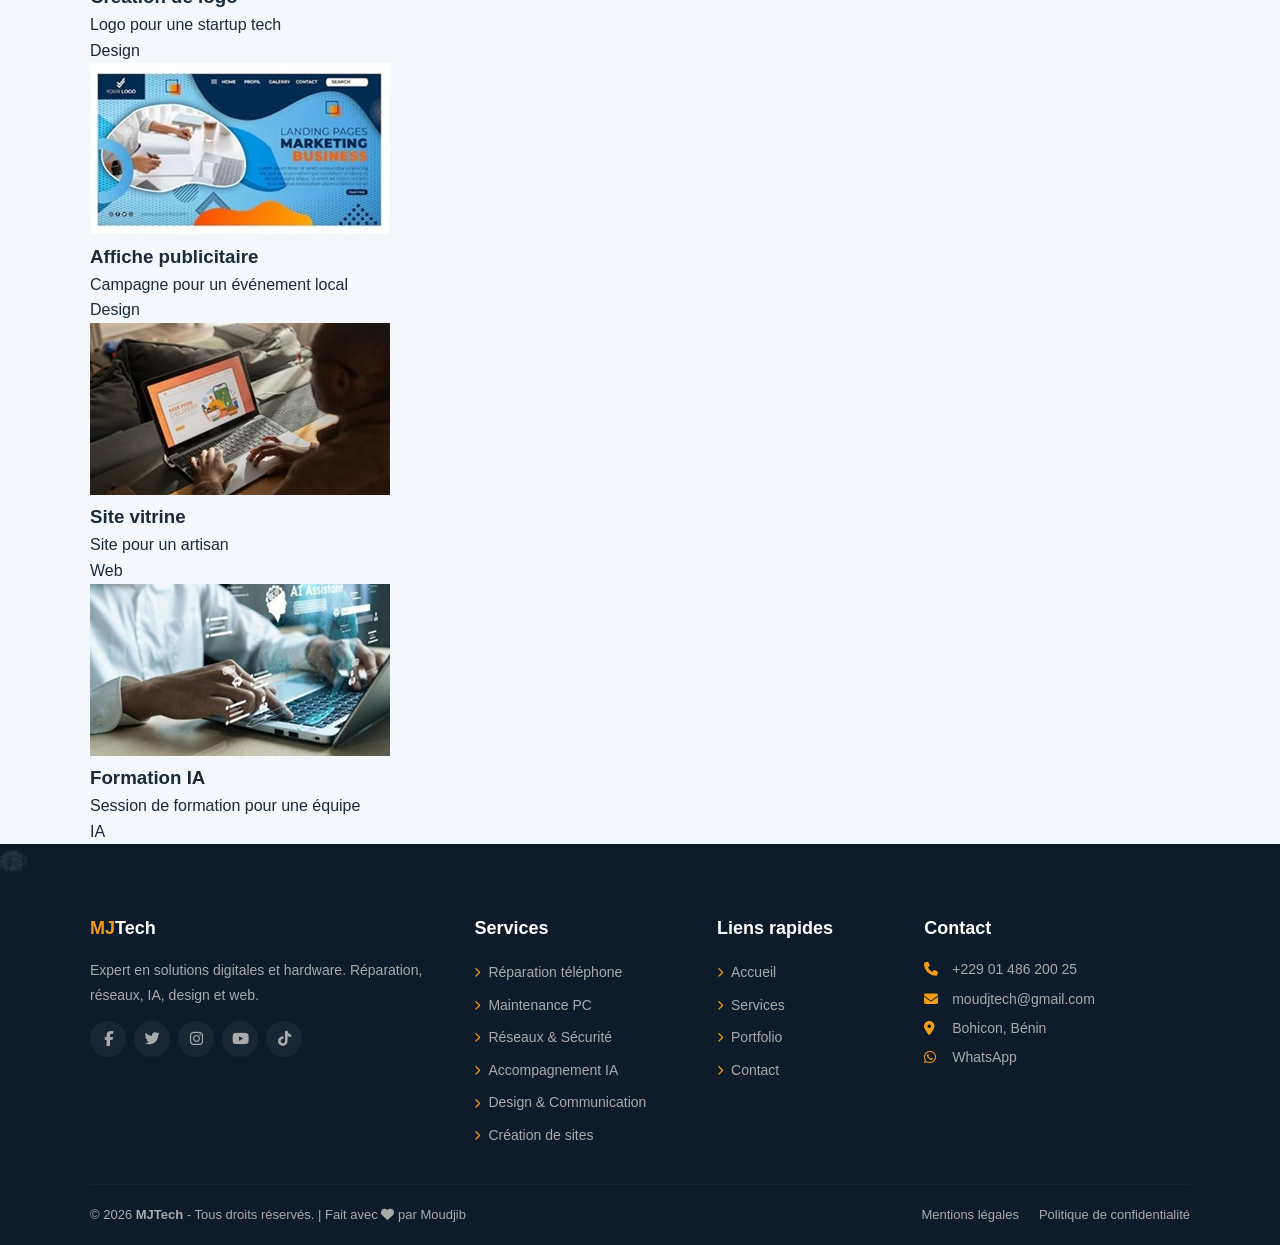
<file: portfolio.html>
<!DOCTYPE html>
<html lang="fr">
<head>
    <meta charset="UTF-8" />
    <meta name="viewport" content="width=device-width, initial-scale=1.0" />
    <title>MJTech - Portfolio</title>
    <link rel="stylesheet" href="style.css" />
    <link rel="stylesheet" href="https://cdnjs.cloudflare.com/ajax/libs/font-awesome/6.5.0/css/all.min.css" />
    <link href="https://unpkg.com/aos@2.3.1/dist/aos.css" rel="stylesheet" />
</head>
<body>

<!-- ===== NAVBAR ===== -->
<nav class="navbar">
    <div class="container nav-container">
        <div class="logo">
            <h1><span class="highlight">MJ</span>Tech</h1>
            <span class="tagline">Digital &amp; Hardware Expert</span>
        </div>
        <ul class="nav-menu">
            <li><a href="index.html">Accueil</a></li>
            <li><a href="services.html">Services</a></li>
            <li><a href="portfolio.html" class="active">Portfolio</a></li>
            <li><a href="contact.html">Contact</a></li>
        </ul>
        <div class="hamburger">
            <span></span><span></span><span></span>
        </div>
    </div>
</nav>

<!-- ===== PAGE PORTFOLIO ===== -->
<section class="page-header" style="background: linear-gradient(135deg, #1a2a3a, #2c3e50); padding: 150px 0 60px;">
    <div class="container" data-aos="fade-up">
        <h1 style="color: #ffffff;">Mon <span class="highlight">Portfolio</span></h1>
        <p style="color: #ffffff;">Quelques-unes de mes réalisations dans différents domaines.</p>
    </div>
</section>

<section class="portfolio-gallery">
    <div class="container">

        <!-- Filtres par catégorie -->
        <div class="portfolio-filters" data-aos="fade-up" style="margin-top: 20px; margin-bottom: 20px;">
            <button class="filter-btn active" data-filter="all">Tous</button>
            <button class="filter-btn" data-filter="repair">Réparation</button>
            <button class="filter-btn" data-filter="network">Réseaux</button>
            <button class="filter-btn" data-filter="design">Design</button>
            <button class="filter-btn" data-filter="web">Web</button>
            <button class="filter-btn" data-filter="ia">IA</button>
        </div>

        <div class="portfolio-grid">

            <!-- Remplace les src par TES vraies images -->
            <div class="portfolio-item" data-category="repair" data-aos="zoom-in" data-aos-delay="100">
                <img src="images/repair-phone.jpg" alt="Réparation écran iPhone" />
                <div class="portfolio-overlay">
                    <h3>Réparation écran iPhone</h3>
                    <p>Remplacement d'écran iPhone 12 Pro</p>
                    <span class="portfolio-tag">Réparation</span>
                </div>
            </div>

            <div class="portfolio-item" data-category="repair" data-aos="zoom-in" data-aos-delay="200">
                <img src="images/repair-pc.jpg" alt="Maintenance PC" />
                <div class="portfolio-overlay">
                    <h3>Maintenance PC</h3>
                    <p>Nettoyage complet et changement de SSD</p>
                    <span class="portfolio-tag">Réparation</span>
                </div>
            </div>

            <div class="portfolio-item" data-category="network" data-aos="zoom-in" data-aos-delay="300">
                <img src="images/wifi-install.jpg" alt="Installation WiFi" />
                <div class="portfolio-overlay">
                    <h3>Installation WiFi</h3>
                    <p>Configuration réseau pour un bureau</p>
                    <span class="portfolio-tag">Réseaux</span>
                </div>
            </div>

            <div class="portfolio-item" data-category="network" data-aos="zoom-in" data-aos-delay="400">
                <img src="images/camera-install.jpg" alt="Installation caméra" />
                <div class="portfolio-overlay">
                    <h3>Caméras de surveillance</h3>
                    <p>Installation de 8 caméras dans un entrepôt</p>
                    <span class="portfolio-tag">Réseaux</span>
                </div>
            </div>

            <div class="portfolio-item" data-category="design" data-aos="zoom-in" data-aos-delay="500">
                <img src="images/design-logo.jpg" alt="Logo professionnel" />
                <div class="portfolio-overlay">
                    <h3>Création de logo</h3>
                    <p>Logo pour une startup tech</p>
                    <span class="portfolio-tag">Design</span>
                </div>
            </div>

            <div class="portfolio-item" data-category="design" data-aos="zoom-in" data-aos-delay="600">
                <img src="images/affiche.jpg" alt="Affiche publicitaire" />
                <div class="portfolio-overlay">
                    <h3>Affiche publicitaire</h3>
                    <p>Campagne pour un événement local</p>
                    <span class="portfolio-tag">Design</span>
                </div>
            </div>

            <div class="portfolio-item" data-category="web" data-aos="zoom-in" data-aos-delay="700">
                <img src="images/web-creation.jpg" alt="Site web" />
                <div class="portfolio-overlay">
                    <h3>Site vitrine</h3>
                    <p>Site pour un artisan</p>
                    <span class="portfolio-tag">Web</span>
                </div>
            </div>

            <div class="portfolio-item" data-category="ia" data-aos="zoom-in" data-aos-delay="800">
                <img src="images/ai-assistance.jpg" alt="Formation IA" />
                <div class="portfolio-overlay">
                    <h3>Formation IA</h3>
                    <p>Session de formation pour une équipe</p>
                    <span class="portfolio-tag">IA</span>
                </div>
            </div>

        </div>
    </div>
</section>

<!-- ===== FOOTER CORRIGÉ (sans débordement) ===== -->
<footer class="footer-dingue">
    <div class="container">
        <div class="footer-grid">
            <!-- Col 1 : Brand -->
            <div class="footer-col">
                <h3><span class="highlight">MJ</span>Tech</h3>
                <p>Expert en solutions digitales et hardware. Réparation, réseaux, IA, design et web.</p>
                <div class="footer-social">
                    <a href="#"><i class="fab fa-facebook-f"></i></a>
                    <a href="#"><i class="fab fa-twitter"></i></a>
                    <a href="#"><i class="fab fa-instagram"></i></a>
                    <a href="#"><i class="fab fa-youtube"></i></a>
                    <a href="#"><i class="fab fa-tiktok"></i></a>
                </div>
            </div>

            <!-- Col 2 : Services -->
            <div class="footer-col">
                <h4>Services</h4>
                <ul>
                    <li><a href="services.html#phone"><i class="fas fa-chevron-right"></i> Réparation téléphone</a></li>
                    <li><a href="services.html#pc"><i class="fas fa-chevron-right"></i> Maintenance PC</a></li>
                    <li><a href="services.html#network"><i class="fas fa-chevron-right"></i> Réseaux &amp; Sécurité</a></li>
                    <li><a href="services.html#ia"><i class="fas fa-chevron-right"></i> Accompagnement IA</a></li>
                    <li><a href="services.html#design"><i class="fas fa-chevron-right"></i> Design &amp; Communication</a></li>
                    <li><a href="services.html#web"><i class="fas fa-chevron-right"></i> Création de sites</a></li>
                </ul>
            </div>

            <!-- Col 3 : Liens -->
            <div class="footer-col">
                <h4>Liens rapides</h4>
                <ul>
                    <li><a href="index.html"><i class="fas fa-chevron-right"></i> Accueil</a></li>
                    <li><a href="services.html"><i class="fas fa-chevron-right"></i> Services</a></li>
                    <li><a href="portfolio.html"><i class="fas fa-chevron-right"></i> Portfolio</a></li>
                    <li><a href="contact.html"><i class="fas fa-chevron-right"></i> Contact</a></li>
                </ul>
            </div>

            <!-- Col 4 : Contact -->
            <div class="footer-col">
                <h4>Contact</h4>
                <ul class="footer-contact">
                    <li><i class="fas fa-phone"></i> <a href="tel:+2290148620025">+229 01 486 200 25</a></li>
                    <li><i class="fas fa-envelope"></i> <a href="mailto:moudjtech@gmail.com">moudjtech@gmail.com</a></li>
                    <li><i class="fas fa-map-marker-alt"></i> Bohicon, Bénin</li>
                    <li><i class="fab fa-whatsapp"></i> <a href="https://wa.me/+2290148620025">WhatsApp</a></li>
                </ul>
            </div>
        </div>

        <div class="footer-bottom">
            <p>&copy; 2026 <strong>MJTech</strong> - Tous droits réservés. | Fait avec <i class="fas fa-heart"></i> par Moudjib</p>
            <div class="footer-legal">
                <a href="legal.html">Mentions légales</a>
                <a href="privacy.html">Politique de confidentialité</a>
            </div>
        </div>
    </div>

    <!-- Animations footer -->
    <div class="footer-animations">
        <span class="float-icon" style="--i:1"><i class="fas fa-microchip"></i></span>
        <span class="float-icon" style="--i:2"><i class="fas fa-wifi"></i></span>
        <span class="float-icon" style="--i:3"><i class="fas fa-robot"></i></span>
        <span class="float-icon" style="--i:4"><i class="fas fa-code"></i></span>
        <span class="float-icon" style="--i:5"><i class="fas fa-camera"></i></span>
    </div>
</footer>

<!-- ===== BOUTONS FLOTTANTS ===== -->
<div class="floating-buttons">
    <a href="https://wa.me/+2290148620025?text=Bonjour%20MJTech" target="_blank" class="float-whatsapp"><i class="fab fa-whatsapp"></i></a>
    <a href="mailto:moudjtech@gmail.com" class="float-email"><i class="fas fa-envelope"></i></a>
</div>

<script src="https://unpkg.com/aos@2.3.1/dist/aos.js"></script>
<script src="script.js"></script>
</body>
</html>
</file>
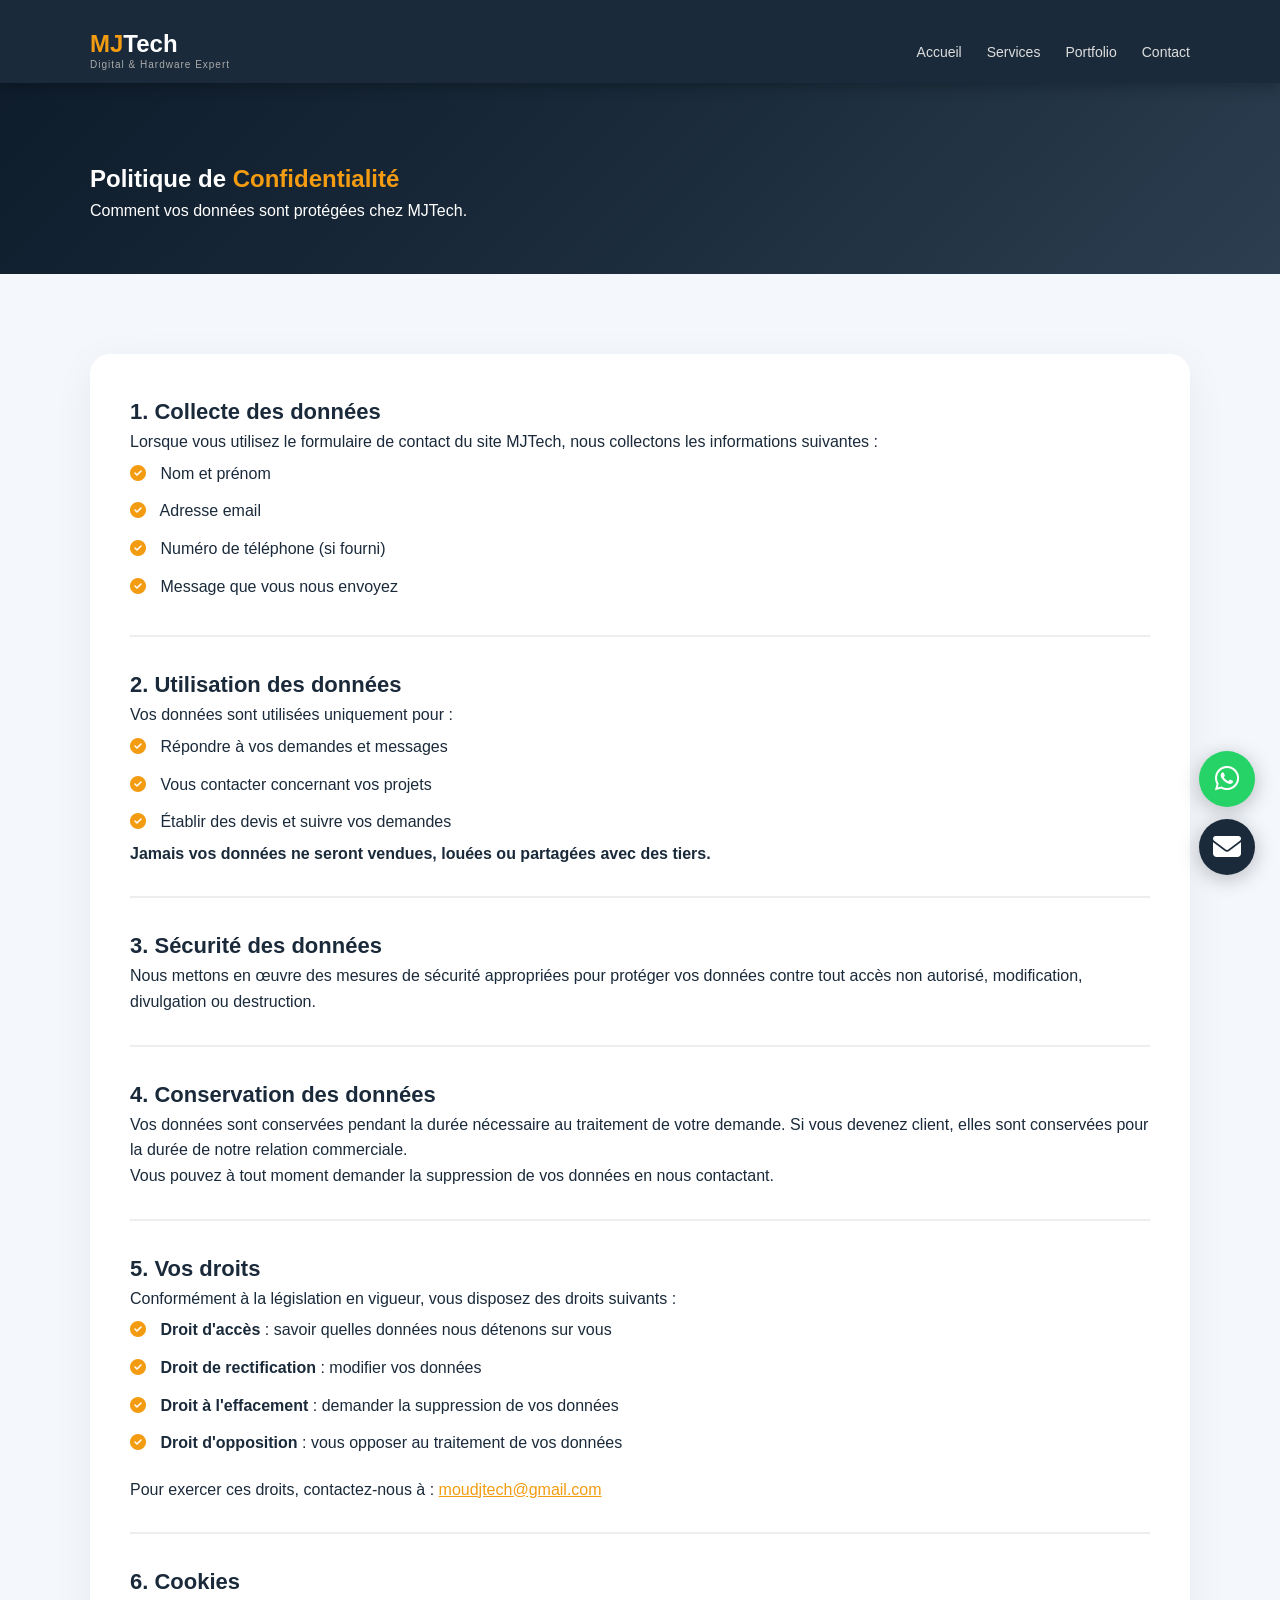
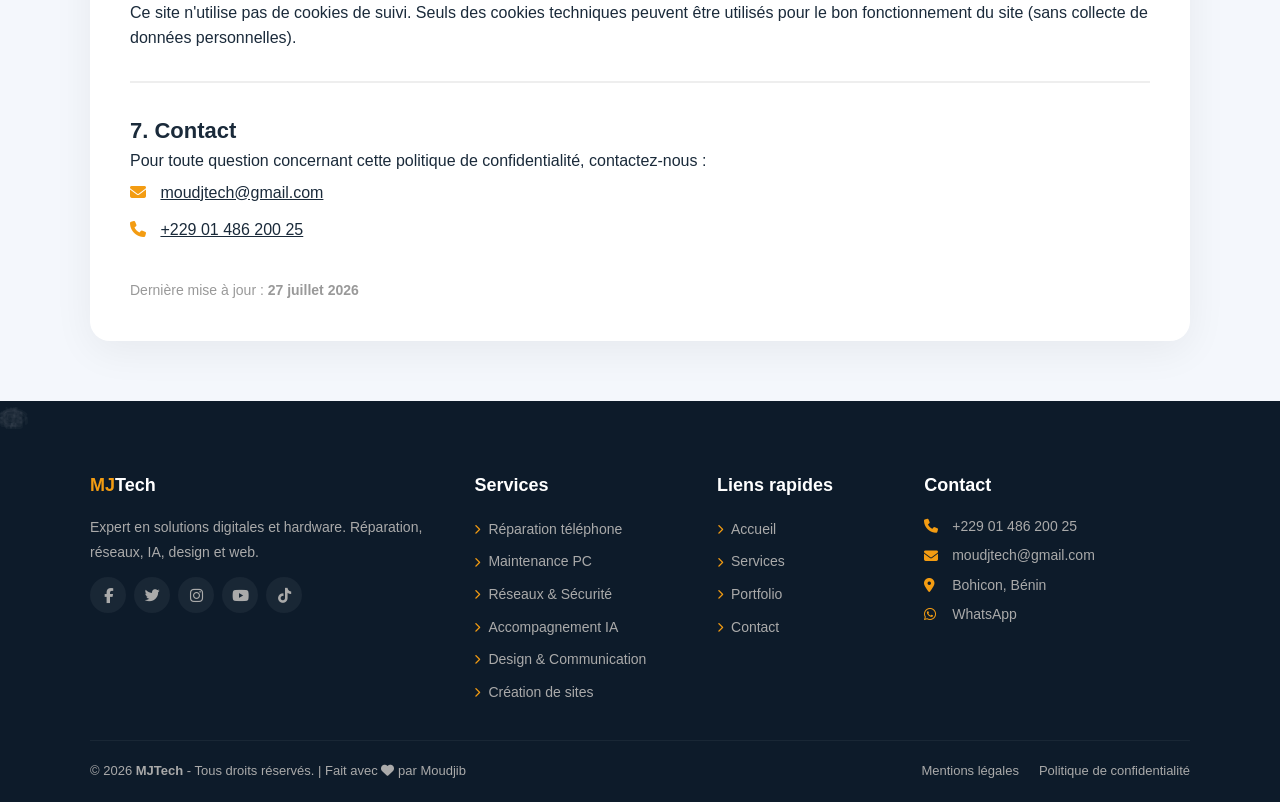
<file: privacy.html>
<!DOCTYPE html>
<html lang="fr">
<head>
    <meta charset="UTF-8" />
    <meta name="viewport" content="width=device-width, initial-scale=1.0" />
    <title>MJTech - Politique de confidentialité</title>
    <link rel="stylesheet" href="style.css" />
    <link rel="stylesheet" href="https://cdnjs.cloudflare.com/ajax/libs/font-awesome/6.5.0/css/all.min.css" />
    <link href="https://unpkg.com/aos@2.3.1/dist/aos.css" rel="stylesheet" />
</head>
<body>

<!-- ===== HEADER ===== -->
<header class="navbar">
    <div class="container nav-container">
        <div class="logo">
            <h1><span class="highlight">MJ</span>Tech</h1>
            <span class="tagline">Digital &amp; Hardware Expert</span>
        </div>
        <nav>
            <ul class="nav-menu">
                <li><a href="index.html">Accueil</a></li>
                <li><a href="services.html">Services</a></li>
                <li><a href="portfolio.html">Portfolio</a></li>
                <li><a href="contact.html">Contact</a></li>
            </ul>
        </nav>
        <div class="hamburger">
            <span></span><span></span><span></span>
        </div>
    </div>
</header>

<!-- ===== PAGE ===== -->
<section class="page-header" style="background: linear-gradient(135deg, #0d1b2a 0%, #1a2a3a 50%, #2c3e50 100%); padding: 140px 0 50px;">
    <div class="container" data-aos="fade-up">
        <h1 style="color: #ffffff;">Politique de <span class="highlight">Confidentialité</span></h1>
        <p style="color: #ffffff;">Comment vos données sont protégées chez MJTech.</p>
    </div>
</section>

<section class="privacy-content" style="padding: 60px 0; background: #f4f7fc;">
    <div class="container" data-aos="fade-up">
        <div class="privacy-card" style="background:#fff; border-radius:20px; padding:40px; box-shadow:0 10px 40px rgba(0,0,0,0.06);">
            
            <h2 style="color:#1a2a3a; font-size:22px; margin-top:0;">1. Collecte des données</h2>
            <p>Lorsque vous utilisez le formulaire de contact du site MJTech, nous collectons les informations suivantes :</p>
            <ul style="list-style:none; padding:0;">
                <li style="padding:6px 0;"><i class="fas fa-check-circle" style="color:#f39c12; margin-right:10px;"></i> Nom et prénom</li>
                <li style="padding:6px 0;"><i class="fas fa-check-circle" style="color:#f39c12; margin-right:10px;"></i> Adresse email</li>
                <li style="padding:6px 0;"><i class="fas fa-check-circle" style="color:#f39c12; margin-right:10px;"></i> Numéro de téléphone (si fourni)</li>
                <li style="padding:6px 0;"><i class="fas fa-check-circle" style="color:#f39c12; margin-right:10px;"></i> Message que vous nous envoyez</li>
            </ul>

            <hr style="border:1px solid #eee; margin:30px 0;" />

            <h2 style="color:#1a2a3a; font-size:22px;">2. Utilisation des données</h2>
            <p>Vos données sont utilisées uniquement pour :</p>
            <ul style="list-style:none; padding:0;">
                <li style="padding:6px 0;"><i class="fas fa-check-circle" style="color:#f39c12; margin-right:10px;"></i> Répondre à vos demandes et messages</li>
                <li style="padding:6px 0;"><i class="fas fa-check-circle" style="color:#f39c12; margin-right:10px;"></i> Vous contacter concernant vos projets</li>
                <li style="padding:6px 0;"><i class="fas fa-check-circle" style="color:#f39c12; margin-right:10px;"></i> Établir des devis et suivre vos demandes</li>
            </ul>
            <p><strong>Jamais vos données ne seront vendues, louées ou partagées avec des tiers.</strong></p>

            <hr style="border:1px solid #eee; margin:30px 0;" />

            <h2 style="color:#1a2a3a; font-size:22px;">3. Sécurité des données</h2>
            <p>Nous mettons en œuvre des mesures de sécurité appropriées pour protéger vos données contre tout accès non autorisé, modification, divulgation ou destruction.</p>

            <hr style="border:1px solid #eee; margin:30px 0;" />

            <h2 style="color:#1a2a3a; font-size:22px;">4. Conservation des données</h2>
            <p>Vos données sont conservées pendant la durée nécessaire au traitement de votre demande. Si vous devenez client, elles sont conservées pour la durée de notre relation commerciale.</p>
            <p>Vous pouvez à tout moment demander la suppression de vos données en nous contactant.</p>

            <hr style="border:1px solid #eee; margin:30px 0;" />

            <h2 style="color:#1a2a3a; font-size:22px;">5. Vos droits</h2>
            <p>Conformément à la législation en vigueur, vous disposez des droits suivants :</p>
            <ul style="list-style:none; padding:0;">
                <li style="padding:6px 0;"><i class="fas fa-check-circle" style="color:#f39c12; margin-right:10px;"></i> <strong>Droit d'accès</strong> : savoir quelles données nous détenons sur vous</li>
                <li style="padding:6px 0;"><i class="fas fa-check-circle" style="color:#f39c12; margin-right:10px;"></i> <strong>Droit de rectification</strong> : modifier vos données</li>
                <li style="padding:6px 0;"><i class="fas fa-check-circle" style="color:#f39c12; margin-right:10px;"></i> <strong>Droit à l'effacement</strong> : demander la suppression de vos données</li>
                <li style="padding:6px 0;"><i class="fas fa-check-circle" style="color:#f39c12; margin-right:10px;"></i> <strong>Droit d'opposition</strong> : vous opposer au traitement de vos données</li>
            </ul>
            <p style="margin-top:15px;">Pour exercer ces droits, contactez-nous à : <a href="mailto:moudjtech@gmail.com" style="color:#f39c12;">moudjtech@gmail.com</a></p>

            <hr style="border:1px solid #eee; margin:30px 0;" />

            <h2 style="color:#1a2a3a; font-size:22px;">6. Cookies</h2>
            <p>Ce site n'utilise pas de cookies de suivi. Seuls des cookies techniques peuvent être utilisés pour le bon fonctionnement du site (sans collecte de données personnelles).</p>

            <hr style="border:1px solid #eee; margin:30px 0;" />

            <h2 style="color:#1a2a3a; font-size:22px;">7. Contact</h2>
            <p>Pour toute question concernant cette politique de confidentialité, contactez-nous :</p>
            <ul style="list-style:none; padding:0;">
                <li style="padding:6px 0;"><i class="fas fa-envelope" style="color:#f39c12; margin-right:10px;"></i> <a href="mailto:moudjtech@gmail.com" style="color:#1a2a3a;">moudjtech@gmail.com</a></li>
                <li style="padding:6px 0;"><i class="fas fa-phone" style="color:#f39c12; margin-right:10px;"></i> <a href="tel:+2290148620025" style="color:#1a2a3a;">+229 01 486 200 25</a></li>
            </ul>

            <p style="margin-top:30px; color:#999; font-size:14px;">Dernière mise à jour : <strong>27 juillet 2026</strong></p>

        </div>
    </div>
</section>

<!-- ===== FOOTER CORRIGÉ (sans débordement) ===== -->
<footer class="footer-dingue">
    <div class="container">
        <div class="footer-grid">
            <!-- Col 1 : Brand -->
            <div class="footer-col">
                <h3><span class="highlight">MJ</span>Tech</h3>
                <p>Expert en solutions digitales et hardware. Réparation, réseaux, IA, design et web.</p>
                <div class="footer-social">
                    <a href="#"><i class="fab fa-facebook-f"></i></a>
                    <a href="#"><i class="fab fa-twitter"></i></a>
                    <a href="#"><i class="fab fa-instagram"></i></a>
                    <a href="#"><i class="fab fa-youtube"></i></a>
                    <a href="#"><i class="fab fa-tiktok"></i></a>
                </div>
            </div>

            <!-- Col 2 : Services -->
            <div class="footer-col">
                <h4>Services</h4>
                <ul>
                    <li><a href="services.html#phone"><i class="fas fa-chevron-right"></i> Réparation téléphone</a></li>
                    <li><a href="services.html#pc"><i class="fas fa-chevron-right"></i> Maintenance PC</a></li>
                    <li><a href="services.html#network"><i class="fas fa-chevron-right"></i> Réseaux &amp; Sécurité</a></li>
                    <li><a href="services.html#ia"><i class="fas fa-chevron-right"></i> Accompagnement IA</a></li>
                    <li><a href="services.html#design"><i class="fas fa-chevron-right"></i> Design &amp; Communication</a></li>
                    <li><a href="services.html#web"><i class="fas fa-chevron-right"></i> Création de sites</a></li>
                </ul>
            </div>

            <!-- Col 3 : Liens -->
            <div class="footer-col">
                <h4>Liens rapides</h4>
                <ul>
                    <li><a href="index.html"><i class="fas fa-chevron-right"></i> Accueil</a></li>
                    <li><a href="services.html"><i class="fas fa-chevron-right"></i> Services</a></li>
                    <li><a href="portfolio.html"><i class="fas fa-chevron-right"></i> Portfolio</a></li>
                    <li><a href="contact.html"><i class="fas fa-chevron-right"></i> Contact</a></li>
                </ul>
            </div>

            <!-- Col 4 : Contact -->
            <div class="footer-col">
                <h4>Contact</h4>
                <ul class="footer-contact">
                    <li><i class="fas fa-phone"></i> <a href="tel:+2290148620025">+229 01 486 200 25</a></li>
                    <li><i class="fas fa-envelope"></i> <a href="mailto:moudjtech@gmail.com">moudjtech@gmail.com</a></li>
                    <li><i class="fas fa-map-marker-alt"></i> Bohicon, Bénin</li>
                    <li><i class="fab fa-whatsapp"></i> <a href="https://wa.me/+2290148620025">WhatsApp</a></li>
                </ul>
            </div>
        </div>

        <div class="footer-bottom">
            <p>&copy; 2026 <strong>MJTech</strong> - Tous droits réservés. | Fait avec <i class="fas fa-heart"></i> par Moudjib</p>
            <div class="footer-legal">
                <a href="legal.html">Mentions légales</a>
                <a href="privacy.html">Politique de confidentialité</a>
            </div>
        </div>
    </div>

    <!-- Animations footer -->
    <div class="footer-animations">
        <span class="float-icon" style="--i:1"><i class="fas fa-microchip"></i></span>
        <span class="float-icon" style="--i:2"><i class="fas fa-wifi"></i></span>
        <span class="float-icon" style="--i:3"><i class="fas fa-robot"></i></span>
        <span class="float-icon" style="--i:4"><i class="fas fa-code"></i></span>
        <span class="float-icon" style="--i:5"><i class="fas fa-camera"></i></span>
    </div>
</footer>

<!-- ===== BOUTONS FLOTTANTS ===== -->
<div class="floating-buttons">
    <a href="https://wa.me/+2290148620025?text=Bonjour%20MJTech" target="_blank" class="float-whatsapp"><i class="fab fa-whatsapp"></i></a>
    <a href="mailto:moudjtech@gmail.com" class="float-email"><i class="fas fa-envelope"></i></a>
</div>

<script src="https://unpkg.com/aos@2.3.1/dist/aos.js"></script>
<script src="script.js"></script>
</body>
</html>
</file>
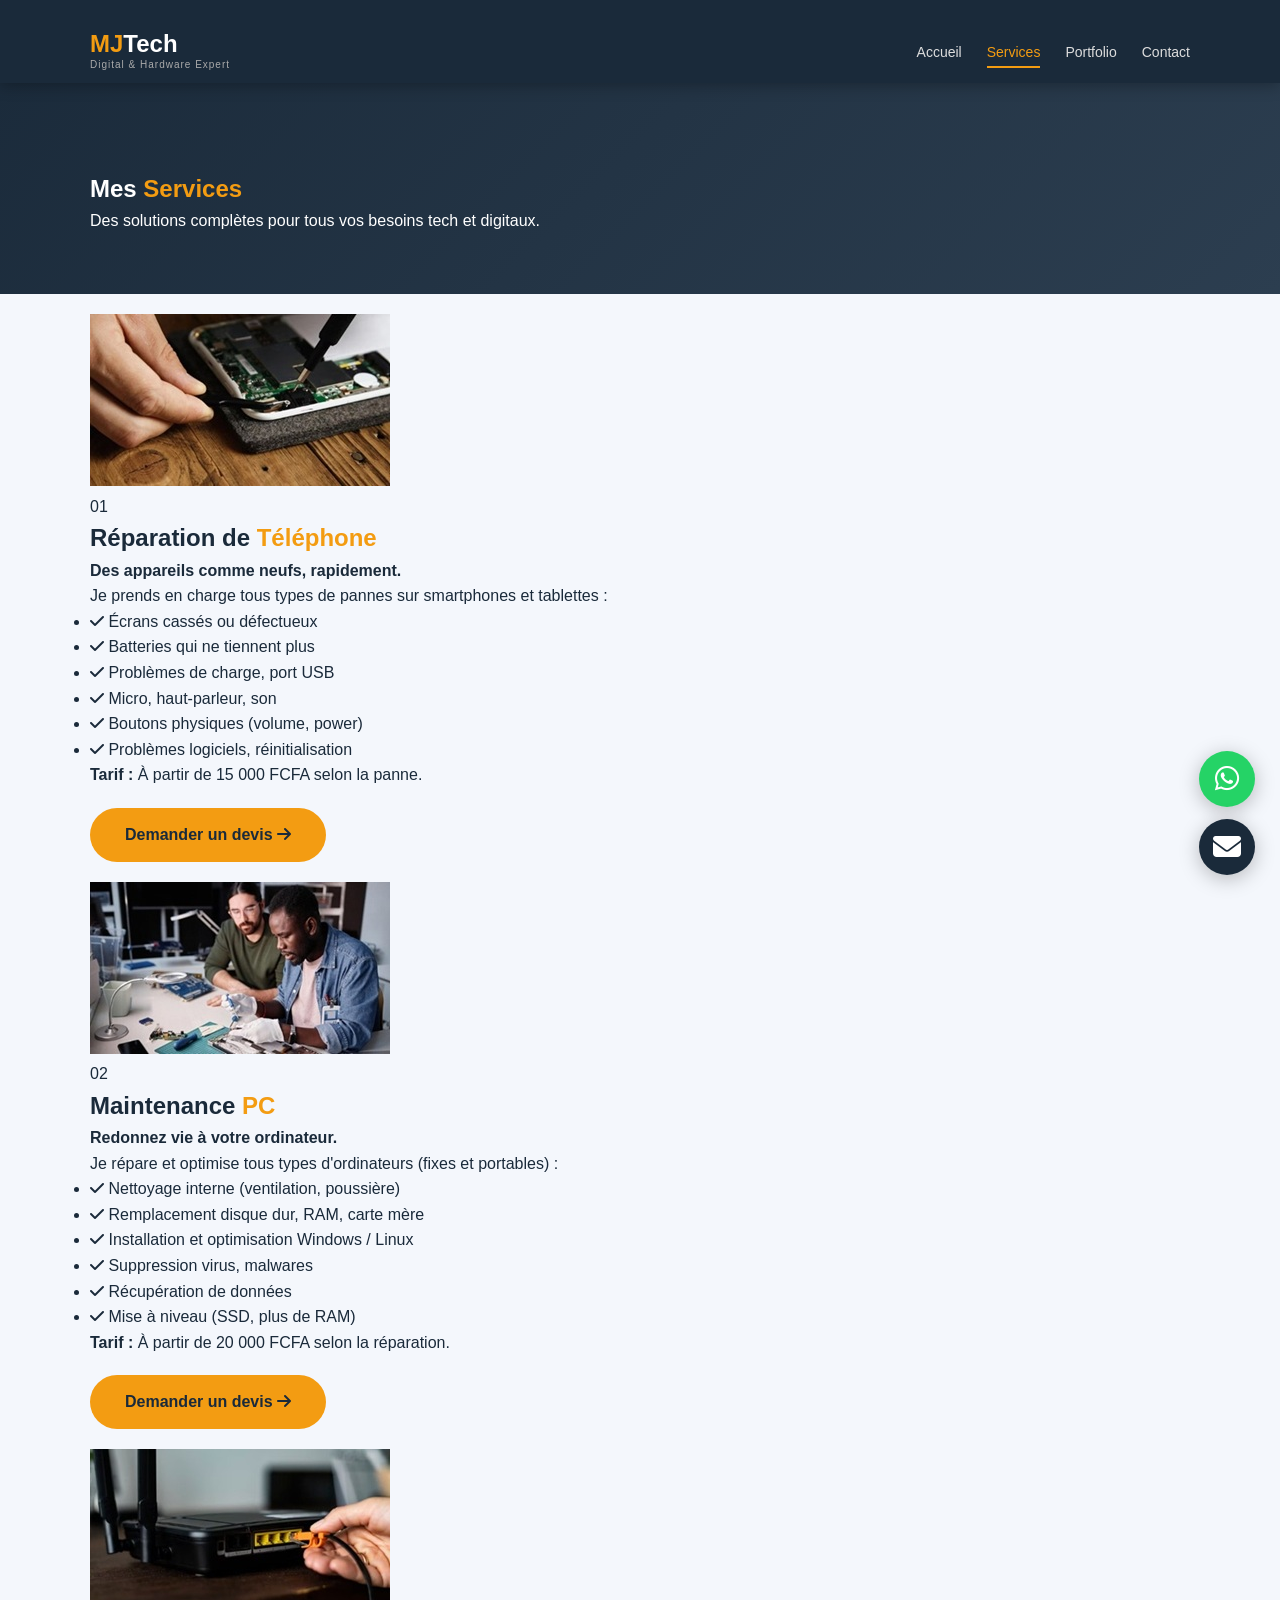
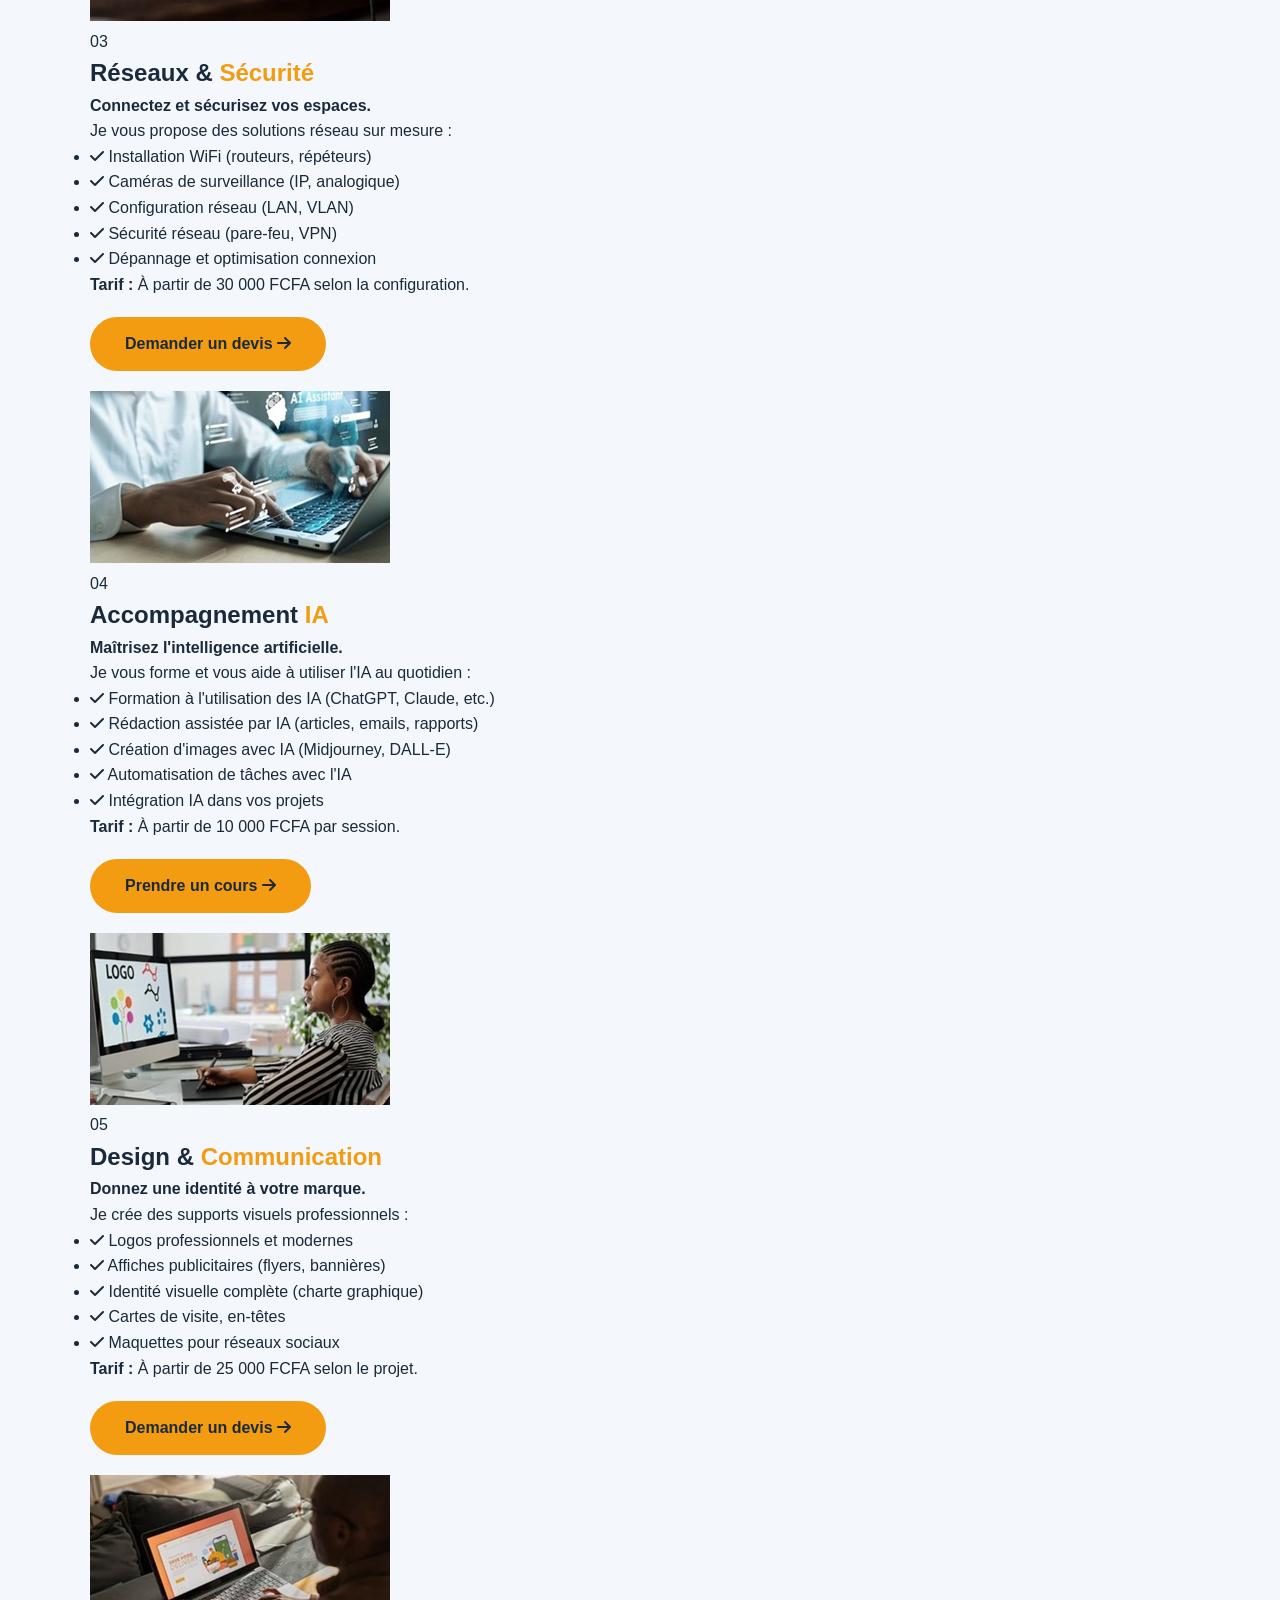
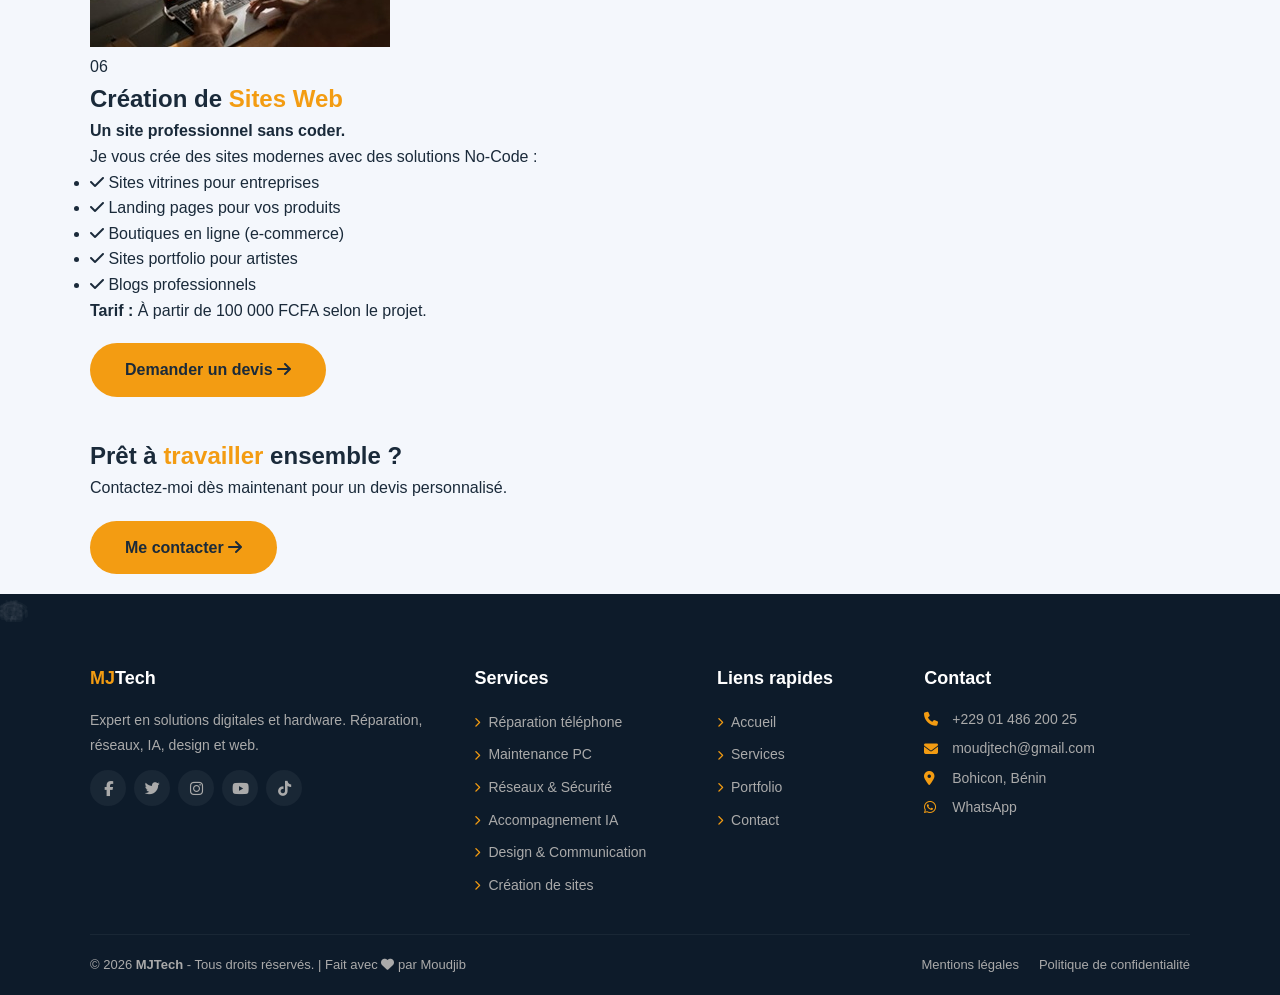
<file: services.html>
<!DOCTYPE html>
<html lang="fr">
<head>
    <meta charset="UTF-8" />
    <meta name="viewport" content="width=device-width, initial-scale=1.0" />
    <title>MJTech - Services</title>
    <link rel="stylesheet" href="style.css" />
    <link rel="stylesheet" href="https://cdnjs.cloudflare.com/ajax/libs/font-awesome/6.5.0/css/all.min.css" />
    <link href="https://unpkg.com/aos@2.3.1/dist/aos.css" rel="stylesheet" />
</head>
<body>

<!-- ===== NAVBAR ===== -->
<nav class="navbar">
    <div class="container nav-container">
        <div class="logo">
            <h1><span class="highlight">MJ</span>Tech</h1>
            <span class="tagline">Digital &amp; Hardware Expert</span>
        </div>
        <ul class="nav-menu">
            <li><a href="index.html">Accueil</a></li>
            <li><a href="services.html" class="active">Services</a></li>
            <li><a href="portfolio.html">Portfolio</a></li>
            <li><a href="contact.html">Contact</a></li>
        </ul>
        <div class="hamburger">
            <span></span><span></span><span></span>
        </div>
    </div>
</nav>

<!-- ===== PAGE SERVICES ===== -->
<section class="page-header" style="background: linear-gradient(135deg, #1a2a3a, #2c3e50); padding: 150px 0 60px;">
    <div class="container" data-aos="fade-up">
        <h1 style="color: #ffffff;">Mes <span class="highlight">Services</span></h1>
        <p style="color: #ffffff;">Des solutions complètes pour tous vos besoins tech et digitaux.</p>
    </div>
</section>

<section class="services-details">
    <div class="container">

        <!-- Service 1 : Réparation Téléphone -->
        <div id="phone" class="service-detail" data-aos="fade-up" style="margin-top: 20px;">
            <div class="service-detail-img">
                <img src="images/repair-phone.jpg" alt="Réparation téléphone" />
            </div>
            <div class="service-detail-content">
                <span class="service-number">01</span>
                <h2>Réparation de <span class="highlight">Téléphone</span></h2>
                <p><strong>Des appareils comme neufs, rapidement.</strong></p>
                <p>Je prends en charge tous types de pannes sur smartphones et tablettes :</p>
                <ul>
                    <li><i class="fas fa-check"></i> Écrans cassés ou défectueux</li>
                    <li><i class="fas fa-check"></i> Batteries qui ne tiennent plus</li>
                    <li><i class="fas fa-check"></i> Problèmes de charge, port USB</li>
                    <li><i class="fas fa-check"></i> Micro, haut-parleur, son</li>
                    <li><i class="fas fa-check"></i> Boutons physiques (volume, power)</li>
                    <li><i class="fas fa-check"></i> Problèmes logiciels, réinitialisation</li>
                </ul>
                <p><strong>Tarif :</strong> À partir de 15 000 FCFA selon la panne.</p>
                <a href="contact.html" class="btn-primary">Demander un devis <i class="fas fa-arrow-right"></i></a>
            </div>
        </div>

        <!-- Service 2 : Maintenance PC -->
        <div id="pc" class="service-detail reverse" data-aos="fade-up">
            <div class="service-detail-img">
                <img src="images/repair-pc.jpg" alt="Maintenance PC" />
            </div>
            <div class="service-detail-content">
                <span class="service-number">02</span>
                <h2>Maintenance <span class="highlight">PC</span></h2>
                <p><strong>Redonnez vie à votre ordinateur.</strong></p>
                <p>Je répare et optimise tous types d'ordinateurs (fixes et portables) :</p>
                <ul>
                    <li><i class="fas fa-check"></i> Nettoyage interne (ventilation, poussière)</li>
                    <li><i class="fas fa-check"></i> Remplacement disque dur, RAM, carte mère</li>
                    <li><i class="fas fa-check"></i> Installation et optimisation Windows / Linux</li>
                    <li><i class="fas fa-check"></i> Suppression virus, malwares</li>
                    <li><i class="fas fa-check"></i> Récupération de données</li>
                    <li><i class="fas fa-check"></i> Mise à niveau (SSD, plus de RAM)</li>
                </ul>
                <p><strong>Tarif :</strong> À partir de 20 000 FCFA selon la réparation.</p>
                <a href="contact.html" class="btn-primary">Demander un devis <i class="fas fa-arrow-right"></i></a>
            </div>
        </div>

        <!-- Service 3 : Réseaux & Sécurité -->
        <div id="network" class="service-detail" data-aos="fade-up">
            <div class="service-detail-img">
                <img src="images/wifi-install.jpg" alt="Installation WiFi" />
            </div>
            <div class="service-detail-content">
                <span class="service-number">03</span>
                <h2>Réseaux &amp; <span class="highlight">Sécurité</span></h2>
                <p><strong>Connectez et sécurisez vos espaces.</strong></p>
                <p>Je vous propose des solutions réseau sur mesure :</p>
                <ul>
                    <li><i class="fas fa-check"></i> Installation WiFi (routeurs, répéteurs)</li>
                    <li><i class="fas fa-check"></i> Caméras de surveillance (IP, analogique)</li>
                    <li><i class="fas fa-check"></i> Configuration réseau (LAN, VLAN)</li>
                    <li><i class="fas fa-check"></i> Sécurité réseau (pare-feu, VPN)</li>
                    <li><i class="fas fa-check"></i> Dépannage et optimisation connexion</li>
                </ul>
                <p><strong>Tarif :</strong> À partir de 30 000 FCFA selon la configuration.</p>
                <a href="contact.html" class="btn-primary">Demander un devis <i class="fas fa-arrow-right"></i></a>
            </div>
        </div>

        <!-- Service 4 : Accompagnement IA -->
        <div id="ia" class="service-detail reverse" data-aos="fade-up">
            <div class="service-detail-img">
                <img src="images/ai-assistance.jpg" alt="Accompagnement IA" />
            </div>
            <div class="service-detail-content">
                <span class="service-number">04</span>
                <h2>Accompagnement <span class="highlight">IA</span></h2>
                <p><strong>Maîtrisez l'intelligence artificielle.</strong></p>
                <p>Je vous forme et vous aide à utiliser l'IA au quotidien :</p>
                <ul>
                    <li><i class="fas fa-check"></i> Formation à l'utilisation des IA (ChatGPT, Claude, etc.)</li>
                    <li><i class="fas fa-check"></i> Rédaction assistée par IA (articles, emails, rapports)</li>
                    <li><i class="fas fa-check"></i> Création d'images avec IA (Midjourney, DALL-E)</li>
                    <li><i class="fas fa-check"></i> Automatisation de tâches avec l'IA</li>
                    <li><i class="fas fa-check"></i> Intégration IA dans vos projets</li>
                </ul>
                <p><strong>Tarif :</strong> À partir de 10 000 FCFA par session.</p>
                <a href="contact.html" class="btn-primary">Prendre un cours <i class="fas fa-arrow-right"></i></a>
            </div>
        </div>

        <!-- Service 5 : Design & Communication -->
        <div id="design" class="service-detail" data-aos="fade-up">
            <div class="service-detail-img">
                <img src="images/design-logo.jpg" alt="Design & Communication" />
            </div>
            <div class="service-detail-content">
                <span class="service-number">05</span>
                <h2>Design &amp; <span class="highlight">Communication</span></h2>
                <p><strong>Donnez une identité à votre marque.</strong></p>
                <p>Je crée des supports visuels professionnels :</p>
                <ul>
                    <li><i class="fas fa-check"></i> Logos professionnels et modernes</li>
                    <li><i class="fas fa-check"></i> Affiches publicitaires (flyers, bannières)</li>
                    <li><i class="fas fa-check"></i> Identité visuelle complète (charte graphique)</li>
                    <li><i class="fas fa-check"></i> Cartes de visite, en-têtes</li>
                    <li><i class="fas fa-check"></i> Maquettes pour réseaux sociaux</li>
                </ul>
                <p><strong>Tarif :</strong> À partir de 25 000 FCFA selon le projet.</p>
                <a href="contact.html" class="btn-primary">Demander un devis <i class="fas fa-arrow-right"></i></a>
            </div>
        </div>

        <!-- Service 6 : Création de Sites Web -->
        <div id="web" class="service-detail reverse" data-aos="fade-up">
            <div class="service-detail-img">
                <img src="images/web-creation.jpg" alt="Création de sites web" />
            </div>
            <div class="service-detail-content">
                <span class="service-number">06</span>
                <h2>Création de <span class="highlight">Sites Web</span></h2>
                <p><strong>Un site professionnel sans coder.</strong></p>
                <p>Je vous crée des sites modernes avec des solutions No-Code :</p>
                <ul>
                    <li><i class="fas fa-check"></i> Sites vitrines pour entreprises</li>
                    <li><i class="fas fa-check"></i> Landing pages pour vos produits</li>
                    <li><i class="fas fa-check"></i> Boutiques en ligne (e-commerce)</li>
                    <li><i class="fas fa-check"></i> Sites portfolio pour artistes</li>
                    <li><i class="fas fa-check"></i> Blogs professionnels</li>
                </ul>
                <p><strong>Tarif :</strong> À partir de 100 000 FCFA selon le projet.</p>
                <a href="contact.html" class="btn-primary">Demander un devis <i class="fas fa-arrow-right"></i></a>
            </div>
        </div>

    </div>
</section>

<!-- ===== APPEL A L'ACTION ===== -->
<section class="cta-section" data-aos="fade-up">
    <div class="container">
        <h2>Prêt à <span class="highlight">travailler</span> ensemble ?</h2>
        <p>Contactez-moi dès maintenant pour un devis personnalisé.</p>
        <a href="contact.html" class="btn-primary">Me contacter <i class="fas fa-arrow-right"></i></a>
    </div>
</section>

<!-- ===== FOOTER CORRIGÉ (sans débordement) ===== -->
<footer class="footer-dingue">
    <div class="container">
        <div class="footer-grid">
            <!-- Col 1 : Brand -->
            <div class="footer-col">
                <h3><span class="highlight">MJ</span>Tech</h3>
                <p>Expert en solutions digitales et hardware. Réparation, réseaux, IA, design et web.</p>
                <div class="footer-social">
                    <a href="#"><i class="fab fa-facebook-f"></i></a>
                    <a href="#"><i class="fab fa-twitter"></i></a>
                    <a href="#"><i class="fab fa-instagram"></i></a>
                    <a href="#"><i class="fab fa-youtube"></i></a>
                    <a href="#"><i class="fab fa-tiktok"></i></a>
                </div>
            </div>

            <!-- Col 2 : Services -->
            <div class="footer-col">
                <h4>Services</h4>
                <ul>
                    <li><a href="services.html#phone"><i class="fas fa-chevron-right"></i> Réparation téléphone</a></li>
                    <li><a href="services.html#pc"><i class="fas fa-chevron-right"></i> Maintenance PC</a></li>
                    <li><a href="services.html#network"><i class="fas fa-chevron-right"></i> Réseaux &amp; Sécurité</a></li>
                    <li><a href="services.html#ia"><i class="fas fa-chevron-right"></i> Accompagnement IA</a></li>
                    <li><a href="services.html#design"><i class="fas fa-chevron-right"></i> Design &amp; Communication</a></li>
                    <li><a href="services.html#web"><i class="fas fa-chevron-right"></i> Création de sites</a></li>
                </ul>
            </div>

            <!-- Col 3 : Liens -->
            <div class="footer-col">
                <h4>Liens rapides</h4>
                <ul>
                    <li><a href="index.html"><i class="fas fa-chevron-right"></i> Accueil</a></li>
                    <li><a href="services.html"><i class="fas fa-chevron-right"></i> Services</a></li>
                    <li><a href="portfolio.html"><i class="fas fa-chevron-right"></i> Portfolio</a></li>
                    <li><a href="contact.html"><i class="fas fa-chevron-right"></i> Contact</a></li>
                </ul>
            </div>

            <!-- Col 4 : Contact -->
            <div class="footer-col">
                <h4>Contact</h4>
                <ul class="footer-contact">
                    <li><i class="fas fa-phone"></i> <a href="tel:+2290148620025">+229 01 486 200 25</a></li>
                    <li><i class="fas fa-envelope"></i> <a href="mailto:moudjtech@gmail.com">moudjtech@gmail.com</a></li>
                    <li><i class="fas fa-map-marker-alt"></i> Bohicon, Bénin</li>
                    <li><i class="fab fa-whatsapp"></i> <a href="https://wa.me/+2290148620025">WhatsApp</a></li>
                </ul>
            </div>
        </div>

        <div class="footer-bottom">
            <p>&copy; 2026 <strong>MJTech</strong> - Tous droits réservés. | Fait avec <i class="fas fa-heart"></i> par Moudjib</p>
            <div class="footer-legal">
                <a href="legal.html">Mentions légales</a>
                <a href="privacy.html">Politique de confidentialité</a>
            </div>
        </div>
    </div>

    <!-- Animations footer -->
    <div class="footer-animations">
        <span class="float-icon" style="--i:1"><i class="fas fa-microchip"></i></span>
        <span class="float-icon" style="--i:2"><i class="fas fa-wifi"></i></span>
        <span class="float-icon" style="--i:3"><i class="fas fa-robot"></i></span>
        <span class="float-icon" style="--i:4"><i class="fas fa-code"></i></span>
        <span class="float-icon" style="--i:5"><i class="fas fa-camera"></i></span>
    </div>
</footer>

<!-- ===== BOUTONS FLOTTANTS ===== -->
<div class="floating-buttons">
    <a href="https://wa.me/+2290148620025?text=Bonjour%20MJTech" target="_blank" class="float-whatsapp"><i class="fab fa-whatsapp"></i></a>
    <a href="mailto:moudjtech@gmail.com" class="float-email"><i class="fas fa-envelope"></i></a>
</div>

<script src="https://unpkg.com/aos@2.3.1/dist/aos.js"></script>
<script src="script.js"></script>
</body>
</html>
</file>
<file: style.css>
/* ===== RESET & BASE ===== */
* {
    margin: 0;
    padding: 0;
    box-sizing: border-box;
}

html {
    scroll-behavior: smooth;
}

body {
    font-family: 'Segoe UI', Tahoma, Geneva, Verdana, sans-serif;
    background-color: #f4f7fc;
    color: #1a2a3a;
    line-height: 1.6;
}

.container {
    max-width: 1140px;
    margin: 0 auto;
    padding: 0 20px;
    margin-top: 20px;
}

.highlight {
    color: #f39c12;
}

/* ===== HEADER FIXE CORRIGÉ ===== */
.navbar {
    background: #1a2a3a;
    padding: 10px 0;
    position: fixed;
    width: 100%;
    top: 0;
    left: 0;
    z-index: 1000;
    box-shadow: 0 2px 15px rgba(0, 0, 0, 0.3);
}

.nav-container {
    display: flex;
    justify-content: space-between;
    align-items: center;
    flex-wrap: nowrap;
}

.logo {
    flex-shrink: 0;
}

.logo h1 {
    font-size: 24px;
    color: #fff;
    margin: 0;
    line-height: 1.2;
}

.tagline {
    font-size: 10px;
    color: #aaa;
    display: block;
    margin-top: -2px;
    letter-spacing: 1px;
}

.nav-menu {
    display: flex;
    list-style: none;
    gap: 25px;
    margin: 0;
    padding: 0;
}

.nav-menu li a {
    color: #ddd;
    text-decoration: none;
    font-weight: 500;
    font-size: 14px;
    transition: color 0.3s;
    position: relative;
    padding: 5px 0;
    white-space: nowrap;
}

.nav-menu li a::after {
    content: '';
    position: absolute;
    bottom: -3px;
    left: 0;
    width: 0;
    height: 2px;
    background: #f39c12;
    transition: width 0.3s;
}

.nav-menu li a:hover::after,
.nav-menu li a.active::after {
    width: 100%;
}

.nav-menu li a:hover,
.nav-menu li a.active {
    color: #f39c12;
}

.hamburger {
    display: none;
    flex-direction: column;
    gap: 5px;
    cursor: pointer;
    padding: 5px;
}

.hamburger span {
    width: 28px;
    height: 3px;
    background: #fff;
    border-radius: 3px;
    transition: 0.3s;
}

/* ===== HERO ===== */
.hero-header {
    min-height: 100vh;
    background: linear-gradient(135deg, rgba(26, 42, 58, 0.92), rgba(26, 42, 58, 0.85)), url('images/hero-bg.jpg');
    background-size: cover;
    background-position: center;
    background-attachment: fixed;
    display: flex;
    align-items: center;
    justify-content: center;
    text-align: center;
    padding: 120px 20px 60px;
}

.hero-content {
    max-width: 800px;
    margin: 0 auto;
}

.hero-badge {
    display: inline-block;
    background: rgba(243, 156, 18, 0.2);
    color: #f39c12;
    padding: 6px 20px;
    border-radius: 50px;
    font-size: 13px;
    letter-spacing: 2px;
    margin-bottom: 20px;
}

.hero-content h1 {
    font-size: 48px;
    color: #fff;
    margin-bottom: 20px;
    line-height: 1.2;
}

.hero-content p {
    font-size: 18px;
    color: #b0c4d8;
    max-width: 600px;
    margin: 0 auto 30px;
}

.hero-buttons {
    display: flex;
    gap: 15px;
    justify-content: center;
    flex-wrap: wrap;
}

.btn-primary {
    display: inline-block;
    background: #f39c12;
    color: #1a2a3a;
    padding: 14px 35px;
    border-radius: 50px;
    text-decoration: none;
    font-weight: 700;
    font-size: 16px;
    transition: all 0.3s;
    border: none;
    cursor: pointer;
    margin-bottom: 20px;
    margin-top: 20px;
}

.btn-primary:hover {
    background: #e67e22;
    transform: translateY(-3px);
    box-shadow: 0 10px 30px rgba(243, 156, 18, 0.3);
}

.btn-secondary {
    display: inline-block;
    background: transparent;
    color: #fff;
    padding: 14px 35px;
    border-radius: 50px;
    text-decoration: none;
    font-weight: 600;
    font-size: 16px;
    border: 2px solid #fff;
    transition: all 0.3s;
}

.btn-secondary:hover {
    background: #fff;
    color: #1a2a3a;
    transform: translateY(-3px);
}

/* ===== STATS ===== */
.stats {
    background: #fff;
    padding: 50px 0;
}

.stats-grid {
    display: grid;
    grid-template-columns: repeat(4, 1fr);
    gap: 20px;
    text-align: center;
}

.stat-item i {
    font-size: 32px;
    color: #f39c12;
    margin-bottom: 8px;
}

.stat-number {
    font-size: 34px;
    font-weight: 800;
    color: #1a2a3a;
    display: block;
}

.stat-label {
    font-size: 14px;
    color: #777;
}

/* ===== SERVICES ===== */
.services-preview {
    padding: 60px 0;
    background: #f8faff;
}

.section-header {
    text-align: center;
    margin-bottom: 40px;
}

.section-tag {
    display: inline-block;
    background: rgba(243, 156, 18, 0.1);
    color: #f39c12;
    padding: 4px 16px;
    border-radius: 50px;
    font-size: 12px;
    letter-spacing: 2px;
    text-transform: uppercase;
}

.section-header h2 {
    font-size: 32px;
    margin: 10px 0;
}

.section-header p {
    color: #777;
    font-size: 16px;
}

.services-grid {
    display: grid;
    grid-template-columns: repeat(3, 1fr);
    gap: 25px;
}

.service-card {
    background: #fff;
    padding: 30px 20px;
    border-radius: 12px;
    text-align: center;
    box-shadow: 0 5px 25px rgba(0, 0, 0, 0.06);
    transition: all 0.3s;
    border-bottom: 4px solid transparent;
}

.service-card:hover {
    transform: translateY(-8px);
    box-shadow: 0 15px 40px rgba(0, 0, 0, 0.1);
    border-bottom-color: #f39c12;
}

.service-icon i {
    font-size: 40px;
    color: #f39c12;
    margin-bottom: 15px;
}

.service-card h3 {
    font-size: 18px;
    margin-bottom: 10px;
}

.service-card p {
    font-size: 14px;
    color: #666;
    margin-bottom: 15px;
}

.service-link {
    color: #f39c12;
    text-decoration: none;
    font-weight: 600;
    font-size: 14px;
    transition: color 0.3s;
}

.service-link:hover {
    color: #e67e22;
}

.service-link i {
    margin-left: 5px;
    transition: transform 0.3s;
}

.service-link:hover i {
    transform: translateX(5px);
}

/* ===== FOOTER CORRIGÉ (sans débordement) ===== */
.footer-dingue {
    background: #0d1b2a;
    color: #aaa;
    padding: 50px 0 20px;
    position: relative;
    overflow: hidden;
}

.footer-grid {
    display: grid;
    grid-template-columns: 2fr 1.2fr 1fr 1.5fr;
    gap: 30px;
    margin-bottom: 30px;
}

.footer-col h3,
.footer-col h4 {
    color: #fff;
    margin-bottom: 15px;
    font-size: 18px;
}

.footer-col p {
    font-size: 14px;
    line-height: 1.8;
    color: #aaa;
}

.footer-social {
    display: flex;
    gap: 8px;
    margin-top: 12px;
    flex-wrap: wrap;
}

.footer-social a {
    display: inline-flex;
    align-items: center;
    justify-content: center;
    width: 36px;
    height: 36px;
    background: rgba(255, 255, 255, 0.05);
    border-radius: 50%;
    color: #aaa;
    text-decoration: none;
    transition: all 0.3s;
    font-size: 15px;
}

.footer-social a:hover {
    background: #f39c12;
    color: #fff;
    transform: translateY(-3px);
}

.footer-col ul {
    list-style: none;
    padding: 0;
    margin: 0;
}

.footer-col ul li {
    margin-bottom: 7px;
}

.footer-col ul li a {
    color: #aaa;
    text-decoration: none;
    font-size: 14px;
    transition: color 0.3s;
    display: inline-flex;
    align-items: center;
}

.footer-col ul li a:hover {
    color: #f39c12;
}

.footer-col ul li a i {
    font-size: 10px;
    margin-right: 8px;
    color: #f39c12;
}

.footer-contact li {
    display: flex;
    gap: 10px;
    align-items: center;
    font-size: 14px;
    color: #aaa;
    margin-bottom: 7px;
}

.footer-contact li i {
    color: #f39c12;
    width: 18px;
    font-size: 14px;
}

.footer-contact li a {
    color: #aaa;
    text-decoration: none;
}

.footer-contact li a:hover {
    color: #f39c12;
}

.footer-bottom {
    border-top: 1px solid rgba(255, 255, 255, 0.05);
    padding-top: 20px;
    display: flex;
    justify-content: space-between;
    flex-wrap: wrap;
    gap: 10px;
    font-size: 13px;
}

.footer-legal {
    display: flex;
    gap: 20px;
}

.footer-legal a {
    color: #aaa;
    text-decoration: none;
    font-size: 13px;
}

.footer-legal a:hover {
    color: #f39c12;
}

.footer-animations {
    position: absolute;
    inset: 0;
    pointer-events: none;
    overflow: hidden;
}

.float-icon {
    position: absolute;
    font-size: 22px;
    color: rgba(255, 255, 255, 0.03);
    animation: floatUp 18s linear infinite;
    animation-delay: calc(var(--i) * 2s);
}

@keyframes floatUp {
    0% {
        transform: translateY(100%) rotate(0deg);
        opacity: 0;
    }
    10% {
        opacity: 1;
    }
    90% {
        opacity: 1;
    }
    100% {
        transform: translateY(-100vh) rotate(720deg);
        opacity: 0;
    }
}

/* ===== BOUTONS FLOTTANTS ===== */
.floating-buttons {
    position: fixed;
    bottom: 25px;
    right: 25px;
    display: flex;
    flex-direction: column;
    gap: 12px;
    z-index: 999;
}

.float-whatsapp,
.float-email {
    width: 56px;
    height: 56px;
    border-radius: 50%;
    display: flex;
    align-items: center;
    justify-content: center;
    text-decoration: none;
    font-size: 28px;
    color: #fff;
    box-shadow: 0 4px 20px rgba(0, 0, 0, 0.25);
    transition: all 0.3s;
}

.float-whatsapp {
    background: #25d366;
}

.float-email {
    background: #1a2a3a;
}

.float-whatsapp:hover,
.float-email:hover {
    transform: scale(1.1);
    box-shadow: 0 8px 30px rgba(0, 0, 0, 0.35);
}

/* ================================================================
   ===== RESPONSIVE COMPLET CORRIGÉ =====
   ================================================================ */

/* ===== TABLETTE ===== */
@media (max-width: 992px) {
    .services-grid {
        grid-template-columns: repeat(2, 1fr);
    }

    .footer-grid {
        grid-template-columns: 1fr 1fr;
        gap: 25px;
    }

    .hero-content h1 {
        font-size: 36px;
    }

    .stats-grid {
        grid-template-columns: repeat(2, 1fr);
    }
}

/* ===== MOBILE ===== */
@media (max-width: 768px) {
    /* === Header === */
    .nav-menu {
        display: none;
        flex-direction: column;
        background: #1a2a3a;
        padding: 20px;
        position: absolute;
        top: 100%;
        left: 0;
        width: 100%;
        gap: 12px;
        box-shadow: 0 10px 30px rgba(0, 0, 0, 0.3);
        border-top: 1px solid rgba(255, 255, 255, 0.05);
    }

    .nav-menu.active {
        display: flex;
    }

    .nav-menu li a {
        font-size: 16px;
        padding: 8px 0;
        display: block;
        text-align: center;
    }

    .hamburger {
        display: flex;
    }

    .logo h1 {
        font-size: 20px;
    }

    .tagline {
        font-size: 9px;
    }

    /* === Hero === */
    .hero-header {
        padding: 110px 15px 50px;
        min-height: auto;
    }

    .hero-content h1 {
        font-size: 28px;
    }

    .hero-content p {
        font-size: 15px;
    }

    .hero-buttons {
        flex-direction: column;
        align-items: center;
    }

    .hero-buttons .btn-primary,
    .hero-buttons .btn-secondary {
        width: 100%;
        max-width: 280px;
        text-align: center;
    }

    /* === Stats === */
    .stats-grid {
        grid-template-columns: 1fr 1fr;
        gap: 15px;
    }

    .stat-number {
        font-size: 28px;
    }

    /* === Services === */
    .services-grid {
        grid-template-columns: 1fr;
        gap: 20px;
    }

    .section-header h2 {
        font-size: 26px;
    }

    /* === Footer === */
    .footer-grid {
        grid-template-columns: 1fr;
        gap: 25px;
        text-align: center;
    }

    .footer-social {
        justify-content: center;
    }

    .footer-col ul li a {
        justify-content: center;
    }

    .footer-contact li {
        justify-content: center;
    }

    .footer-bottom {
        flex-direction: column;
        text-align: center;
        gap: 8px;
    }

    .footer-legal {
        justify-content: center;
        flex-wrap: wrap;
        gap: 10px;
    }

    .footer-legal a {
        font-size: 12px;
    }

    /* === Boutons flottants === */
    .floating-buttons {
        bottom: 15px;
        right: 15px;
    }

    .float-whatsapp,
    .float-email {
        width: 48px;
        height: 48px;
        font-size: 22px;
    }
}

/* ===== TRÈS PETIT MOBILE ===== */
@media (max-width: 480px) {
    .logo h1 {
        font-size: 18px;
    }

    .tagline {
        font-size: 8px;
    }

    .hero-content h1 {
        font-size: 24px;
    }

    .hero-content p {
        font-size: 14px;
    }

    .stats-grid {
        grid-template-columns: 1fr 1fr;
        gap: 10px;
    }

    .stat-number {
        font-size: 22px;
    }

    .stat-label {
        font-size: 12px;
    }

    .service-card {
        padding: 20px 15px;
    }

    .btn-primary,
    .btn-secondary {
        padding: 12px 25px;
        font-size: 14px;
    }

    .footer-col h3,
    .footer-col h4 {
        font-size: 16px;
    }

    /* ================================================================
   PAGE PORTFOLIO MODERNE
   ================================================================ */

.portfolio-modern {
    padding: 50px 0 60px;
    background: #f4f7fc;
}

/* ===== FILTRES ===== */
.portfolio-filters {
    display: flex;
    gap: 10px;
    justify-content: center;
    flex-wrap: wrap;
    margin-bottom: 45px;
}

.filter-btn {
    padding: 10px 28px;
    border: 2px solid #e0e5ec;
    border-radius: 50px;
    background: transparent;
    cursor: pointer;
    font-weight: 600;
    font-size: 14px;
    color: #555;
    transition: all 0.3s ease;
    font-family: inherit;
}

.filter-btn:hover {
    border-color: #f39c12;
    color: #f39c12;
    transform: translateY(-2px);
}

.filter-btn.active {
    background: #f39c12;
    border-color: #f39c12;
    color: #fff;
    box-shadow: 0 8px 25px rgba(243, 156, 18, 0.25);
}

/* ===== GRILLE PORTFOLIO ===== */
.portfolio-grid-modern {
    display: grid;
    grid-template-columns: repeat(3, 1fr);
    gap: 25px;
}

/* ===== CARTE PORTFOLIO ===== */
.portfolio-card {
    border-radius: 16px;
    overflow: hidden;
    box-shadow: 0 8px 30px rgba(0, 0, 0, 0.06);
    transition: all 0.4s ease;
    background: #fff;
}

.portfolio-card:hover {
    transform: translateY(-8px);
    box-shadow: 0 20px 50px rgba(0, 0, 0, 0.12);
}

.portfolio-card-img {
    position: relative;
    overflow: hidden;
    height: 260px;
}

.portfolio-card-img img {
    width: 100%;
    height: 100%;
    object-fit: cover;
    transition: transform 0.6s ease;
}

.portfolio-card:hover .portfolio-card-img img {
    transform: scale(1.06);
}

/* ===== OVERLAY ===== */
.portfolio-card-overlay {
    position: absolute;
    inset: 0;
    background: linear-gradient(to top, rgba(13, 27, 42, 0.92) 0%, rgba(26, 42, 58, 0.4) 60%, transparent 100%);
    display: flex;
    align-items: flex-end;
    padding: 25px;
    opacity: 0;
    transition: opacity 0.4s ease;
}

.portfolio-card:hover .portfolio-card-overlay {
    opacity: 1;
}

.overlay-content {
    width: 100%;
    transform: translateY(20px);
    transition: transform 0.4s ease;
}

.portfolio-card:hover .overlay-content {
    transform: translateY(0);
}

.overlay-icon {
    display: inline-block;
    background: rgba(243, 156, 18, 0.2);
    color: #f39c12;
    width: 42px;
    height: 42px;
    border-radius: 12px;
    text-align: center;
    line-height: 42px;
    font-size: 18px;
    margin-bottom: 8px;
}

.overlay-content h3 {
    color: #fff;
    font-size: 18px;
    margin: 0 0 3px;
}

.overlay-content p {
    color: #b0c4d8;
    font-size: 14px;
    margin: 0 0 10px;
}

.overlay-tag {
    display: inline-block;
    background: #f39c12;
    color: #fff;
    padding: 4px 16px;
    border-radius: 30px;
    font-size: 11px;
    font-weight: 600;
    letter-spacing: 0.5px;
}

/* ===== MESSAGE AUCUN RÉSULTAT ===== */
.no-results {
    display: none;
    text-align: center;
    padding: 60px 0;
}

.no-results i {
    font-size: 48px;
    color: #ddd;
    margin-bottom: 15px;
}

.no-results h3 {
    color: #777;
    font-size: 22px;
}

.no-results p {
    color: #999;
    font-size: 16px;
}

/* ================================================================
   RESPONSIVE PORTFOLIO
   ================================================================ */

@media (max-width: 992px) {
    .portfolio-grid-modern {
        grid-template-columns: repeat(2, 1fr);
        gap: 20px;
    }

    .portfolio-card-img {
        height: 220px;
    }
}

@media (max-width: 768px) {
    .portfolio-modern {
        padding: 30px 0 40px;
    }

    .portfolio-filters {
        gap: 8px;
        margin-bottom: 30px;
    }

    .filter-btn {
        padding: 8px 18px;
        font-size: 13px;
    }

    .portfolio-grid-modern {
        grid-template-columns: repeat(2, 1fr);
        gap: 15px;
    }

    .portfolio-card-img {
        height: 180px;
    }

    .overlay-content h3 {
        font-size: 15px;
    }

    .overlay-content p {
        font-size: 12px;
    }

    .overlay-icon {
        width: 34px;
        height: 34px;
        line-height: 34px;
        font-size: 14px;
    }

    .overlay-tag {
        font-size: 10px;
        padding: 3px 12px;
    }

    .portfolio-card-overlay {
        padding: 18px;
    }
}

@media (max-width: 480px) {
    .portfolio-grid-modern {
        grid-template-columns: 1fr 1fr;
        gap: 12px;
    }

    .portfolio-card-img {
        height: 150px;
    }

    .portfolio-filters {
        gap: 5px;
    }

    .filter-btn {
        padding: 6px 14px;
        font-size: 11px;
        border-width: 1.5px;
    }

    .overlay-content h3 {
        font-size: 13px;
    }

    .overlay-content p {
        font-size: 11px;
    }

    .overlay-icon {
        width: 28px;
        height: 28px;
        line-height: 28px;
        font-size: 12px;
        margin-bottom: 4px;
    }

    .overlay-tag {
        font-size: 9px;
        padding: 2px 10px;
    }

    .portfolio-card-overlay {
        padding: 12px;
    }

    .no-results {
        padding: 30px 0;
    }

    .no-results i {
        font-size: 32px;
    }

    .no-results h3 {
        font-size: 18px;
    }
}

/* ================================================================
   FIX SPÉCIFIQUE ANDROID / MOBILE - PAGE CONTACT
   ================================================================ */

/* Correction du débordement sur tous les écrans */
html, body {
    overflow-x: hidden !important;
    width: 100% !important;
    max-width: 100% !important;
}

/* Conteneur principal - empêche tout débordement */
.container {
    max-width: 1140px;
    margin: 0 auto;
    padding: 0 15px !important;
    width: 100% !important;
    box-sizing: border-box !important;
    overflow: hidden !important;
}

/* ===== PAGE CONTACT - VERSION MOBILE ===== */
@media (max-width: 768px) {
    /* Conteneur principal */
    .contact-modern {
        padding: 20px 0 !important;
        overflow: hidden !important;
    }

    /* Wrapper */
    .contact-wrapper {
        display: flex !important;
        flex-direction: column !important;
        gap: 20px !important;
        width: 100% !important;
        overflow: hidden !important;
    }

    /* ===== BLOC GAUCHE : INFOS ===== */
    .contact-info-modern {
        padding: 20px 16px !important;
        border-radius: 16px !important;
        width: 100% !important;
        box-sizing: border-box !important;
        overflow: hidden !important;
    }

    .info-header h2 {
        font-size: 22px !important;
    }

    .info-header p {
        font-size: 14px !important;
    }

    .info-items {
        gap: 12px !important;
    }

    .info-item {
        padding: 10px 12px !important;
        border-radius: 12px !important;
        flex-wrap: nowrap !important;
    }

    .info-icon {
        width: 38px !important;
        height: 38px !important;
        min-width: 38px !important;
        font-size: 15px !important;
        border-radius: 10px !important;
    }

    .info-text a,
    .info-text span {
        font-size: 14px !important;
        word-break: break-word !important;
    }

    .info-label {
        font-size: 11px !important;
    }

    /* Réseaux sociaux */
    .social-links {
        flex-wrap: wrap !important;
        gap: 8px !important;
    }

    .social-link {
        width: 36px !important;
        height: 36px !important;
        font-size: 14px !important;
        border-radius: 10px !important;
    }

    /* ===== BLOC DROIT : FORMULAIRE ===== */
    .contact-form-modern {
        padding: 20px 16px !important;
        border-radius: 16px !important;
        width: 100% !important;
        box-sizing: border-box !important;
        overflow: hidden !important;
    }

    .form-header h2 {
        font-size: 22px !important;
    }

    .form-header p {
        font-size: 14px !important;
    }

    .modern-form {
        gap: 18px !important;
    }

    .form-row {
        display: flex !important;
        flex-direction: column !important;
        gap: 18px !important;
        width: 100% !important;
    }

    .form-group-modern {
        width: 100% !important;
        box-sizing: border-box !important;
    }

    .form-group-modern input,
    .form-group-modern textarea {
        width: 100% !important;
        padding: 14px 16px 8px 16px !important;
        font-size: 14px !important;
        border-radius: 12px !important;
        box-sizing: border-box !important;
    }

    .form-group-modern textarea {
        min-height: 100px !important;
    }

    .form-group-modern label {
        font-size: 13px !important;
        left: 16px !important;
        max-width: calc(100% - 32px) !important;
        white-space: nowrap !important;
        overflow: hidden !important;
        text-overflow: ellipsis !important;
    }

    .form-group-modern input:focus + label,
    .form-group-modern input:not(:placeholder-shown) + label,
    .form-group-modern textarea:focus + label,
    .form-group-modern textarea:not(:placeholder-shown) + label {
        font-size: 10px !important;
        top: 4px !important;
        white-space: normal !important;
    }

    .btn-submit {
        padding: 14px 20px !important;
        font-size: 15px !important;
        border-radius: 12px !important;
        width: 100% !important;
    }

    /* Message de statut */
    #formStatus {
        font-size: 14px !important;
        padding: 10px 14px !important;
        border-radius: 10px !important;
    }
}

/* ===== TRÈS PETIT ÉCRAN (moins de 400px) ===== */
@media (max-width: 420px) {
    .contact-info-modern,
    .contact-form-modern {
        padding: 16px 12px !important;
        border-radius: 14px !important;
    }

    .info-header h2,
    .form-header h2 {
        font-size: 20px !important;
    }

    .info-item {
        padding: 8px 10px !important;
        gap: 12px !important;
    }

    .info-icon {
        width: 34px !important;
        height: 34px !important;
        min-width: 34px !important;
        font-size: 13px !important;
    }

    .info-text a,
    .info-text span {
        font-size: 13px !important;
    }

    .form-group-modern input,
    .form-group-modern textarea {
        padding: 12px 14px 8px 14px !important;
        font-size: 13px !important;
    }

    .form-group-modern label {
        font-size: 12px !important;
        left: 14px !important;
    }

    .btn-submit {
        padding: 12px 16px !important;
        font-size: 14px !important;
    }

    .social-link {
        width: 32px !important;
        height: 32px !important;
        font-size: 12px !important;
    }
}

/* ===== CORRECTION HEADER MOBILE ===== */
@media (max-width: 768px) {
    .navbar {
        padding: 8px 0 !important;
    }

    .nav-container {
        padding: 0 15px !important;
        flex-wrap: nowrap !important;
    }

    .logo h1 {
        font-size: 18px !important;
    }

    .tagline {
        font-size: 8px !important;
        margin-top: -2px !important;
    }

    .nav-menu {
        gap: 0 !important;
    }

    .nav-menu li a {
        font-size: 14px !important;
        padding: 10px 0 !important;
    }

    .hamburger span {
        width: 24px !important;
        height: 2.5px !important;
    }

    /* Page header */
    .page-header {
        padding: 110px 0 30px !important;
    }

    .page-header h1 {
        font-size: 26px !important;
    }

    .page-header p {
        font-size: 14px !important;
        padding: 0 10px !important;
    }
}

/* ===== CORRECTION CARTES EXTRA ===== */
@media (max-width: 768px) {
    .extra-grid {
        display: flex !important;
        flex-direction: column !important;
        gap: 15px !important;
        padding: 0 !important;
    }

    .extra-card {
        padding: 18px 16px !important;
        border-radius: 14px !important;
        width: 100% !important;
        box-sizing: border-box !important;
    }

    .extra-card i {
        font-size: 28px !important;
    }

    .extra-card h4 {
        font-size: 16px !important;
    }

    .extra-card p {
        font-size: 13px !important;
    }
}


}
</file>
